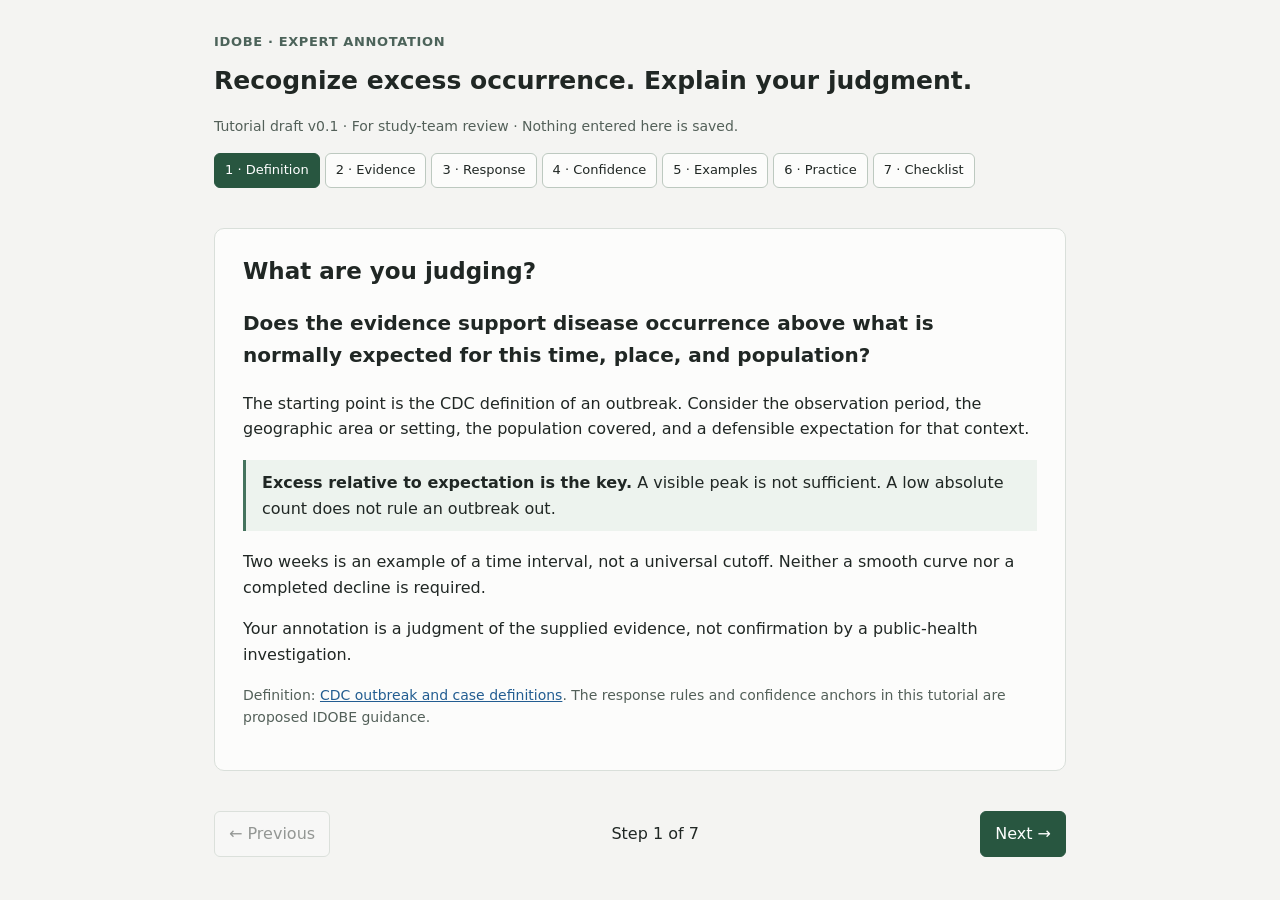
<file: annotation/docs/tutorial/index.html>
<!doctype html>
<html lang="en">
<head>
<meta charset="utf-8">
<meta name="viewport" content="width=device-width,initial-scale=1">
<title>IDOBE · Annotation tutorial draft</title>
<link rel="icon" href="data:,">
<style>
  :root { color-scheme: light; font-family: system-ui, sans-serif; color: #202724; background: #f4f4f2; }
  * { box-sizing: border-box; }
  body { margin: 0; line-height: 1.6; }
  header, main, footer { max-width: 900px; margin: auto; padding: 20px 24px; }
  header { padding-top: 32px; }
  h1 { font-size: 25px; margin: 8px 0; }
  h2 { font-size: 23px; line-height: 1.3; margin-top: 0; }
  h3 { font-size: 17px; }
  .eyebrow { color: #4c635a; font-size: 13px; font-weight: 650; letter-spacing: .05em; text-transform: uppercase; }
  .note { color: #536059; font-size: 14px; }
  .lead { font-size: 20px; font-weight: 550; }
  .panel { background: #fcfcfb; border: 1px solid #d9dfda; border-radius: 10px; padding: 28px; }
  .callout { border-left: 3px solid #44735d; padding: 10px 16px; background: #edf3ee; margin: 18px 0; }
  .steps { display: flex; flex-wrap: wrap; gap: 5px; margin-top: 16px; }
  .steps button { font-size: 13px; padding: 6px 10px; }
  button, select { font: inherit; border: 1px solid #bdc9c0; background: #fcfcfb; color: #202724; border-radius: 6px; padding: 9px 14px; }
  button { cursor: pointer; }
  button:hover { background: #eaf0eb; }
  button[aria-current="step"], button.primary { color: #fff; background: #285640; border-color: #285640; }
  button:disabled { opacity: .45; cursor: not-allowed; }
  :focus-visible { outline: 3px solid #397abf; outline-offset: 3px; }
  h2:focus { outline: none; }
  a { color: #235d91; }
  footer { display: flex; align-items: center; justify-content: space-between; gap: 12px; }
  .table-wrap { overflow-x: auto; }
  table { border-collapse: collapse; width: 100%; font-size: 14px; }
  th,td { border-bottom: 1px solid #dfe4df; text-align: left; padding: 10px 8px; vertical-align: top; }
  th { font-weight: 650; }
  details { margin-top: 14px; }
  summary { cursor: pointer; font-weight: 600; }
  figure { margin: 18px 0; }
  figure img { width: 100%; height: auto; }
  figcaption { color: #536059; font-size: 13px; }
  select { width: 100%; margin: 8px 0; }
  li { margin: 8px 0; }
  [hidden] { display: none !important; }
  @media (max-width: 600px) {
    header,main,footer { padding: 16px; }
    .panel { padding: 18px; }
    .lead { font-size: 18px; }
    h1 { font-size: 22px; }
    figure { overflow-x: auto; }
    figure img { min-width: 620px; }
  }
  @media print {
    .panel[hidden], .example[hidden] { display: block !important; }
    .panel { break-before: page; border: 0; }
    footer,.steps,select,label[for="example-choice"] { display: none; }
  }
</style>
</head>
<body>
<header>
  <div class="eyebrow">IDOBE · Expert annotation</div>
  <h1>Recognize excess occurrence. Explain your judgment.</h1>
  <p class="note">Tutorial draft v0.1 · For study-team review · Nothing entered here is saved.</p>
  <nav class="steps" aria-label="Tutorial steps">
    <button type="button" data-step="0" aria-current="step">1 · Definition</button>
    <button type="button" data-step="1">2 · Evidence</button>
    <button type="button" data-step="2">3 · Response</button>
    <button type="button" data-step="3">4 · Confidence</button>
    <button type="button" data-step="4">5 · Examples</button>
    <button type="button" data-step="5">6 · Practice</button>
    <button type="button" data-step="6">7 · Checklist</button>
  </nav>
</header>
<main>
  <noscript><p>This preview needs JavaScript to step through the tutorial. Read the <a href="../annotation-rubric-draft.md">full rubric draft</a> instead.</p></noscript>
  <section class="panel" data-panel>
    <h2 tabindex="-1">What are you judging?</h2>
    <p class="lead">Does the evidence support disease occurrence above what is normally expected for this time, place, and population?</p>
    <p>The starting point is the CDC definition of an outbreak. Consider the observation period, the geographic area or setting, the population covered, and a defensible expectation for that context.</p>
    <div class="callout"><strong>Excess relative to expectation is the key.</strong> A visible peak is not sufficient. A low absolute count does not rule an outbreak out.</div>
    <p>Two weeks is an example of a time interval, not a universal cutoff. Neither a smooth curve nor a completed decline is required.</p>
    <p>Your annotation is a judgment of the supplied evidence, not confirmation by a public-health investigation.</p>
    <p class="note">Definition: <a href="https://www.cdc.gov/urdo/php/surveillance/outbreak-case-definitions.html">CDC outbreak and case definitions</a>. The response rules and confidence anchors in this tutorial are proposed IDOBE guidance.</p>
  </section>

  <section class="panel" data-panel hidden>
    <h2 tabindex="-1">Read the evidence before the curve</h2>
    <ol>
      <li><strong>Measure:</strong> are these cases, hospitalizations, or ILI visit percentages? They are not interchangeable.</li>
      <li><strong>Time and place:</strong> read the dates, disease, and location. Weekly surveillance values are not necessarily illness-onset counts.</li>
      <li><strong>Population:</strong> use the stated surveillance coverage. Do not infer a school, exposure group, or complete population from a place name.</li>
      <li><strong>Expectation:</strong> use a credible historical, seasonal, or otherwise comparable reference. The first or lowest point is not automatically “normal.”</li>
      <li><strong>Limitations:</strong> consider gaps, reporting changes, interpolation, and a window that cuts off part of an event.</li>
    </ol>
    <div class="callout">The current app does not provide an explicit expected baseline or population description. If that prevents a defensible judgment, choose <strong>Unsure</strong>. If your expertise supplies a comparator, explain its basis.</div>
    <p>Hospitalizations and ILI percentages can be supporting signals, but their use needs a study-wide proxy policy. Do not silently interpret them as disease-case counts.</p>
    <p class="note"><a href="https://www.cdc.gov/field-epi-manual/php/chapters/field-investigation.html">CDC field investigation guidance</a> discusses comparator periods and surveillance limitations.</p>
  </section>

  <section class="panel" data-panel hidden>
    <h2 tabindex="-1">Choose a response</h2>
    <div class="table-wrap"><table>
      <thead><tr><th>Response</th><th>Your judgment</th></tr></thead>
      <tbody>
        <tr><th scope="row">Outbreak</th><td>A defensible comparator exists and the evidence favors occurrence above expectation.</td></tr>
        <tr><th scope="row">Not an outbreak</th><td>Sufficient context supports consistency with expectation, or a documented artifact adequately explains the apparent excess.</td></tr>
        <tr><th scope="row">Unsure</th><td>You reviewed the evidence but cannot make a defensible positive or negative judgment.</td></tr>
        <tr><th scope="row">Skip</th><td>You are not making an assessment: outside your expertise, stopping work, or unable to inspect the item.</td></tr>
      </tbody>
    </table></div>
    <div class="callout"><strong>Unsure:</strong> “I assessed it; the evidence is indeterminate.”<br><strong>Skip:</strong> “I am not assessing it.”<br><strong>Low confidence:</strong> “I can explain my leaning, but substantial doubt remains.”</div>
    <p>Missing context is not evidence of no outbreak. If a binary choice would be arbitrary, use Unsure.</p>
    <p class="note">In the current app, skipped items leave your ordinary queue. Reopen them in My annotations if needed. Unsure counts toward coverage; Skip does not. Skip is not a “remind me later” action.</p>
  </section>

  <section class="panel" data-panel hidden>
    <h2 tabindex="-1">Confidence belongs to your response</h2>
    <div class="table-wrap"><table>
      <thead><tr><th>Score</th><th>For a positive or negative judgment</th></tr></thead>
      <tbody>
        <tr><th scope="row">1 · Very low</th><td>A weak but explainable leaning; major limitations could reverse it.</td></tr>
        <tr><th scope="row">2 · Low</th><td>One interpretation is somewhat better supported; substantial doubt remains.</td></tr>
        <tr><th scope="row">3 · Moderate</th><td>A defensible interpretation with a meaningful unresolved limitation.</td></tr>
        <tr><th scope="row">4 · High</th><td>Clear evidence and a credible comparator; limitations are unlikely to change the label.</td></tr>
        <tr><th scope="row">5 · Very high</th><td>Compelling evidence and an appropriate comparator; no material unresolved limitation is apparent.</td></tr>
      </tbody>
    </table></div>
    <p><strong>Unsure + high confidence</strong> means you are confident the supplied evidence cannot resolve the question. It does not mean high confidence in an outbreak. Lower confidence in Unsure means you are less certain whether a directional judgment can be made.</p>
    <p><strong>Skip has no confidence score.</strong> The scale is not a probability, severity, or case-volume scale.</p>
    <div class="callout">Useful comment: “Compared with [reference and its basis], [evidence]. Main limitation: [missing context or alternative explanation].”</div>
  </section>

  <section class="panel" data-panel hidden>
    <h2 tabindex="-1">Discuss real, high-confidence annotations</h2>
    <p>These are candidate teaching examples from the local database. Each has <strong>one annotator</strong>, no source comment, and a recorded confidence of 4 or 5. They are not consensus answers.</p>
    <p class="note">Inspect the chart, then reveal the prior label. Explanations are new draft interpretations, not the annotator’s recorded reasoning. The earlier ratings predate this rubric.</p>
    <label for="example-choice"><strong>Choose an example</strong></label>
    <select id="example-choice">
      <option value="4690">A · Mozambique — a pronounced rise</option>
      <option value="3406">B · Florida — small counts can matter</option>
      <option value="1426">C · New Mexico — a candidate negative</option>
      <option value="7196">D · Kansas — confidence still needs review</option>
      <option value="9308">E · Georgia — check the outcome</option>
      <option value="10778">F · Minnesota — percentages and seasonality</option>
    </select>
    <div id="examples">
      <article class="example" data-example="4690">
        <h3>COVID-19 · Mozambique · #4690</h3>
        <figure><img src="examples/4690.svg" alt="Weekly COVID-19 cases in Mozambique rise sharply to 20,747 and then decline."><figcaption>Stored weekly values; no expected baseline is supplied.</figcaption></figure>
        <details><summary>Reveal prior annotation and discussion</summary>
          <p><strong>Recorded: Outbreak · 5/5.</strong> Annotation #39. The first eight values range from 50–296; the peak is 20,747 in the week ending January 1, 2022.</p>
          <p>A sustained departure supports considering excess. Why are surrounding weeks a credible reference, and is reporting comparable? If those conditions hold, Outbreak is supported. Do not automatically copy the prior 5/5.</p>
        </details>
      </article>
      <article class="example" data-example="3406" hidden>
        <h3>Poliomyelitis · Florida · #3406</h3>
        <figure><img src="examples/3406.svg" alt="Weekly poliomyelitis values in Florida begin with nine zeros and later include 4, 4, 5, and 4 cases."><figcaption>Stored weekly values; no expected baseline is supplied.</figcaption></figure>
        <details><summary>Reveal prior annotation and discussion</summary>
          <p><strong>Recorded: Outbreak · 4/5.</strong> Annotation #18. After nine initial zero weeks, a later four-week run is 4, 4, 5, 4.</p>
          <p>If a near-zero expectation is credible for that historical setting, small counts can represent excess. A universal minimum count would miss this distinction.</p>
        </details>
      </article>
      <article class="example" data-example="1426" hidden>
        <h3>Poliomyelitis · New Mexico · #1426</h3>
        <figure><img src="examples/1426.svg" alt="New Mexico poliomyelitis values range from zero to three without a pronounced sustained rise."><figcaption>Stored weekly values; no expected baseline is supplied.</figcaption></figure>
        <details><summary>Reveal prior annotation and discussion</summary>
          <p><strong>Recorded: Not an outbreak · 5/5.</strong> Annotation #43. Weekly values range from 0 to 3.</p>
          <p>This is a candidate negative only if sporadic low occurrence fits a credible expectation. Few cases and no big peak are insufficient by themselves. If historical context prevents deciding, Unsure is defensible.</p>
        </details>
      </article>
      <article class="example" data-example="7196" hidden>
        <h3>Smallpox · Kansas · #7196</h3>
        <figure><img src="examples/7196.svg" alt="Kansas smallpox values contain five weeks with one case, including four consecutive weeks, and otherwise zero."><figcaption>Stored weekly values; no expected baseline is supplied.</figcaption></figure>
        <details><summary>Reveal prior annotation and discussion</summary>
          <p><strong>Recorded: Not an outbreak · 5/5.</strong> Annotation #57. Five weeks have one case, including four consecutive weeks.</p>
          <p>Use this as a discussion case, not a canonical negative. What was expected in Kansas in 1946? Were these cases linked? Do not substitute today’s disease context. With insufficient historical context, Unsure is defensible.</p>
        </details>
      </article>
      <article class="example" data-example="9308" hidden>
        <h3>COVID-19 · Georgia (GA) · #9308</h3>
        <figure><img src="examples/9308.svg" alt="The Georgia COVID-19 hospitalization series peaks at 8,849 in January 2022."><figcaption>Hospitalizations as labeled in the source; not disease-case counts.</figcaption></figure>
        <details><summary>Reveal prior annotation and discussion</summary>
          <p><strong>Recorded: Outbreak · 5/5.</strong> Annotation #54. The peak is 8,849 in the week ending January 8, 2022.</p>
          <p>This is a hospitalization signal. Its interpretation needs an appropriate comparator and the study’s proxy policy. It does not independently identify case incidence or a shared exposure.</p>
        </details>
      </article>
      <article class="example" data-example="10778" hidden>
        <h3>ILI · Minnesota · #10778</h3>
        <figure><img src="examples/10778.svg" alt="The Minnesota unweighted ILI visit percentage peaks at 6.67769 percent in December 2012."><figcaption>Unweighted ILI visit percentage, not a case count or pathogen diagnosis.</figcaption></figure>
        <details><summary>Reveal prior annotation and discussion</summary>
          <p><strong>Recorded: Outbreak · 5/5.</strong> Annotation #33. The peak is 6.67769% in the week ending December 29, 2012.</p>
          <p>Assess excess against an appropriate seasonal expectation. A winter wave alone does not establish excess. Interpret the percentage using the study’s proxy policy.</p>
        </details>
      </article>
    </div>
    <p class="note">Snapshot: October 20, 2026. <a href="examples.json">Source values and annotation provenance</a>. No annotator identities are included.</p>
  </section>

  <section class="panel" data-panel hidden>
    <h2 tabindex="-1">Practice: Unsure, Skip, or low confidence?</h2>
    <p>These scenarios are hypothetical. There are no Unsure or Skip examples in the current annotation snapshot.</p>
    <details><summary>A clear rise, but seasonality could explain it and no defensible comparator is available.</summary>
      <p><strong>Unsure.</strong> High confidence is appropriate if you are confident the missing context prevents resolution. You have reviewed the evidence and identified what is missing.</p></details>
    <details><summary>A credible comparator exists. You lean toward real excess, but a reporting change could explain part of it.</summary>
      <p><strong>Outbreak, confidence 1–2</strong> if you can explain why real excess is somewhat better supported. If the competing explanations cannot be distinguished, use Unsure.</p></details>
    <details><summary>Counts appear consistent with a supplied baseline, but incomplete reporting remains a concern.</summary>
      <p><strong>Not an outbreak, confidence 1–2</strong> if the negative interpretation is defensible and slightly better supported. Otherwise, Unsure.</p></details>
    <details><summary>The disease or surveillance system is outside your expertise.</summary>
      <p><strong>Skip; no confidence score.</strong> You are not making an assessment. An expertise note is helpful.</p></details>
    <details><summary>Neither the chart nor the values table loads.</summary>
      <p><strong>Skip; no confidence score.</strong> This is a technical obstacle. Report the problem if possible. If the table works, you may still be able to assess the item.</p></details>
  </section>

  <section class="panel" data-panel hidden>
    <h2 tabindex="-1">Before submitting an annotation</h2>
    <ul>
      <li>I checked the measure, time window, place, and available population context.</li>
      <li>I can explain the expected baseline, or I chose Unsure because I cannot.</li>
      <li>My label concerns excess relative to expectation.</li>
      <li>My confidence describes my selected response.</li>
      <li>My comment explains any consequential missing context or alternative explanation.</li>
    </ul>
    <div class="callout"><strong>Draft review:</strong> adjudicate the example labels and comparator rationales, agree how proxy measures are used, and reserve tutorial examples outside the blinded evaluation pool before rollout.</div>
    <p>In production, this step could offer “Begin annotation.” This preview does not start a session or save completion.</p>
    <p><a href="../annotation-rubric-draft.md">Read the full rubric and implementation notes</a></p>
  </section>
</main>
<footer>
  <button id="previous" type="button" disabled>← Previous</button>
  <span id="position" role="status" aria-live="polite">Step 1 of 7</span>
  <button id="next" type="button" class="primary">Next →</button>
</footer>
<script>
"use strict";
const panels = [...document.querySelectorAll("[data-panel]")];
const steps = [...document.querySelectorAll("[data-step]")];
const previous = document.getElementById("previous");
const next = document.getElementById("next");
let current = 0;
function showStep(index) {
  current = Math.max(0, Math.min(panels.length - 1, index));
  panels.forEach((panel, i) => { panel.hidden = i !== current; });
  steps.forEach((step, i) => {
    if (i === current) step.setAttribute("aria-current", "step");
    else step.removeAttribute("aria-current");
  });
  previous.disabled = current === 0;
  next.textContent = current === panels.length - 1 ? "Restart tutorial" : "Next →";
  document.getElementById("position").textContent = `Step ${current + 1} of ${panels.length}`;
  panels[current].querySelector("h2").focus();
}
previous.addEventListener("click", () => showStep(current - 1));
next.addEventListener("click", () => showStep(current === panels.length - 1 ? 0 : current + 1));
steps.forEach((step) => step.addEventListener("click", () => showStep(Number(step.dataset.step))));
document.getElementById("example-choice").addEventListener("change", (event) => {
  document.querySelectorAll("[data-example]").forEach((example) => {
    example.hidden = example.dataset.example !== event.target.value;
  });
});
</script>
</body>
</html>
</file>
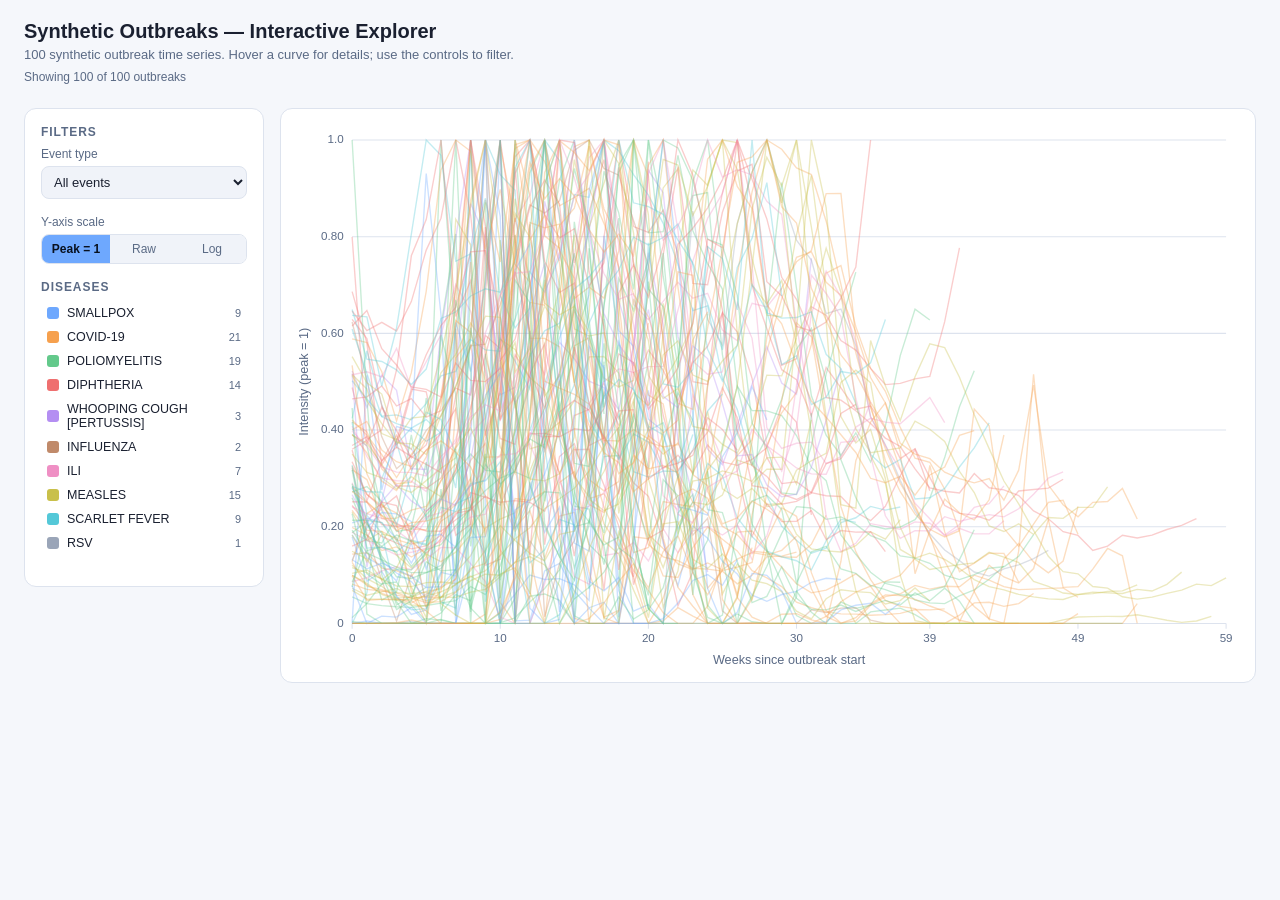
<file: synthetic/output/synthetic_outbreaks_interactive.html>
<!doctype html>
<html lang="en">
<head>
<meta charset="utf-8">
<meta name="viewport" content="width=device-width, initial-scale=1">
<title>Synthetic Outbreaks — Interactive Explorer</title>
<style>
  :root{
    --bg:#0f1420; --panel:#171d2b; --panel2:#1e2536; --ink:#e8ecf4; --muted:#93a0b8;
    --line:#2a3348; --accent:#6ea8fe;
  }
  @media (prefers-color-scheme: light){
    :root{ --bg:#f5f7fb; --panel:#ffffff; --panel2:#f0f3f9; --ink:#1a2030; --muted:#5a6a85; --line:#dde3ee; }
  }
  *{box-sizing:border-box}
  body{margin:0;font-family:-apple-system,BlinkMacSystemFont,"Segoe UI",Roboto,Helvetica,Arial,sans-serif;
       background:var(--bg);color:var(--ink);}
  header{padding:20px 24px 8px;}
  h1{font-size:20px;margin:0 0 4px;font-weight:700;}
  .sub{color:var(--muted);font-size:13px;margin:0;}
  .wrap{display:flex;gap:16px;padding:16px 24px 32px;align-items:flex-start;flex-wrap:wrap;}
  .controls{background:var(--panel);border:1px solid var(--line);border-radius:12px;padding:16px;
            width:240px;flex:0 0 240px;position:sticky;top:12px;}
  .controls h2{font-size:12px;text-transform:uppercase;letter-spacing:.08em;color:var(--muted);
               margin:0 0 8px;font-weight:600;}
  .ctl{margin-bottom:16px;}
  label{display:block;font-size:12px;color:var(--muted);margin-bottom:5px;}
  select{width:100%;padding:7px 8px;border-radius:8px;border:1px solid var(--line);
         background:var(--panel2);color:var(--ink);font-size:13px;}
  .seg{display:flex;border:1px solid var(--line);border-radius:8px;overflow:hidden;}
  .seg button{flex:1;padding:7px 4px;border:0;background:var(--panel2);color:var(--muted);
              font-size:12px;cursor:pointer;}
  .seg button.on{background:var(--accent);color:#08111f;font-weight:600;}
  .legend{display:flex;flex-direction:column;gap:2px;max-height:340px;overflow:auto;}
  .lg{display:flex;align-items:center;gap:8px;padding:4px 6px;border-radius:6px;cursor:pointer;font-size:12.5px;}
  .lg:hover{background:var(--panel2);}
  .lg.off{opacity:.35;}
  .sw{width:12px;height:12px;border-radius:3px;flex:0 0 12px;}
  .lg .cnt{margin-left:auto;color:var(--muted);font-size:11px;}
  .chartbox{flex:1 1 520px;background:var(--panel);border:1px solid var(--line);border-radius:12px;
            padding:12px;min-width:340px;position:relative;}
  svg{width:100%;height:auto;display:block;}
  .axis line,.axis path{stroke:var(--line);}
  .axis text{fill:var(--muted);font-size:11px;}
  .glabel{fill:var(--muted);font-size:12px;}
  path.curve{fill:none;stroke-width:1.3;opacity:.35;cursor:pointer;transition:opacity .1s;}
  path.curve.dim{opacity:.06;}
  path.curve.hot{opacity:1;stroke-width:2.6;}
  .tip{position:absolute;pointer-events:none;background:var(--panel2);border:1px solid var(--line);
       border-radius:8px;padding:8px 10px;font-size:12px;box-shadow:0 6px 20px rgba(0,0,0,.3);
       opacity:0;transition:opacity .08s;max-width:230px;z-index:5;}
  .tip b{color:var(--ink);} .tip .m{color:var(--muted);}
  .count{font-size:12px;color:var(--muted);padding:0 24px 8px;}
</style>
</head>
<body>
<header>
  <h1>Synthetic Outbreaks — Interactive Explorer</h1>
  <p class="sub">100 synthetic outbreak time series. Hover a curve for details; use the controls to filter.</p>
</header>
<div class="count" id="count"></div>
<div class="wrap">
  <div class="controls">
    <h2>Filters</h2>
    <div class="ctl">
      <label>Event type</label>
      <select id="event"><option value="ALL">All events</option></select>
    </div>
    <div class="ctl">
      <label>Y-axis scale</label>
      <div class="seg" id="scale">
        <button data-v="norm" class="on">Peak = 1</button>
        <button data-v="raw">Raw</button>
        <button data-v="log">Log</button>
      </div>
    </div>
    <div class="ctl">
      <h2>Diseases</h2>
      <div class="legend" id="legend"></div>
    </div>
  </div>
  <div class="chartbox">
    <svg id="chart" viewBox="0 0 900 520" preserveAspectRatio="xMidYMid meet"></svg>
    <div class="tip" id="tip"></div>
  </div>
</div>
<script>
const DATA = [{"id": 1, "disease": "SMALLPOX", "location": "WYOMING", "event": "CASES", "start": "1931-08-22", "end": "1931-12-19", "duration": 9, "total": 4.0, "values": [0.2069, 0.1533, 0.1345, 0.0991, 0.1887, 0.0494, 0.4185, 0.0761, 1.1297, 0.273, 0.0267, 0.0685, 0.1129, 0.1026, 0.1045, 0.0903, 0.0538, 0.7115]}, {"id": 2, "disease": "COVID-19", "location": "VENEZUELA", "event": "CASES", "start": "2020-11-14", "end": "2021-09-18", "duration": 36, "total": 258703.0, "values": [2703.7631, 2751.9716, 2156.0365, 2055.1013, 1834.4402, 2587.4634, 4018.1127, 10376.7473, 18851.1971, 7383.8163, 5427.5986, 3725.4792, 4394.0331, 2531.4049, 4190.894, 4331.1877, 2006.2411, 216.632, 0.0, 0.0, 0.0, 983.4716, 2755.6862, 3979.7827, 4720.3576, 5721.2124, 6547.3937, 7167.6127, 10623.0696, 12654.9783, 14273.6164, 14486.6943, 13304.5562, 12786.7747, 11364.0099, 9591.3622, 8596.9946, 6689.7379, 1938.5472, 3609.2286, 4848.0941, 4313.6381, 4040.5419, 4817.8869, 7345.6321]}, {"id": 3, "disease": "POLIOMYELITIS", "location": "PENNSYLVANIA", "event": "CASES", "start": "1930-01-25", "end": "1930-06-07", "duration": 11, "total": 14.0, "values": [0.9683, 0.9124, 0.5817, 0.4228, 0.5761, 1.1574, 0.7977, 0.2572, 2.4819, 0.3343, 0.0, 0.4695, 0.6268, 0.9962, 0.685, 0.4958, 0.5172, 0.8571, 0.8624, 0.0]}, {"id": 4, "disease": "POLIOMYELITIS", "location": "NORTH CAROLINA", "event": "CASES", "start": "1950-01-14", "end": "1950-05-27", "duration": 11, "total": 40.0, "values": [0.5342, 0.9324, 0.98, 0.9134, 0.3336, 0.4643, 3.8119, 4.9886, 0.1974, 0.0, 4.9102, 1.9619, 2.7136, 4.4021, 2.6565, 1.6917, 1.0129, 0.8215, 0.4816, 6.1922]}, {"id": 5, "disease": "DIPHTHERIA", "location": "FLORIDA", "event": "CASES", "start": "1939-06-24", "end": "1940-03-23", "duration": 31, "total": 232.5, "values": [4.6224, 4.8547, 4.1839, 3.6467, 3.6491, 3.589, 3.8609, 4.6598, 5.7312, 7.1029, 8.6664, 10.7542, 9.0742, 5.2679, 3.9671, 1.7879, 4.1197, 10.2497, 12.8284, 10.5324, 10.3764, 10.9697, 9.8156, 6.4133, 6.3435, 8.2418, 7.7301, 6.5035, 4.4058, 3.712, 3.7592, 3.4724, 3.3885, 3.3692, 2.9546, 2.7274, 3.1099, 3.9193, 4.6183, 3.521]}, {"id": 6, "disease": "WHOOPING COUGH [PERTUSSIS]", "location": "UPSTATE NEW YORK", "event": "CASES", "start": "1983-08-20", "end": "1984-02-04", "duration": 16, "total": 51.5, "values": [2.1316, 1.8233, 2.0951, 1.9686, 1.3064, 1.2996, 2.464, 3.2542, 4.0816, 3.0764, 2.0432, 0.8852, 1.5734, 1.9819, 2.3744, 2.2358, 2.0462, 1.992, 1.8046, 2.3416, 3.1311, 2.5234, 1.5552, 1.0782, 0.4332]}, {"id": 7, "disease": "DIPHTHERIA", "location": "INDIANA", "event": "CASES", "start": "1947-07-12", "end": "1948-02-14", "duration": 23, "total": 285.0, "values": [11.9059, 11.1611, 11.4779, 11.1447, 12.2632, 14.2262, 15.4434, 18.4232, 15.5615, 10.1827, 8.0646, 17.3831, 10.9546, 3.0047, 6.3614, 6.8492, 5.1607, 1.2654, 6.6506, 9.9592, 7.4626, 5.9021, 6.4124, 5.744, 6.8031, 6.1578, 6.0261, 6.2506, 6.6988, 8.3047, 7.6613, 4.1333]}, {"id": 8, "disease": "COVID-19", "location": "DOMINICA", "event": "CASES", "start": "2020-11-28", "end": "2021-06-26", "duration": 22, "total": 120.0, "values": [2.7363, 2.2579, 2.224, 2.029, 1.9195, 2.0085, 2.5412, 2.9972, 3.949, 4.3541, 3.0868, 2.2253, 6.553, 8.1383, 9.2105, 11.5373, 11.6972, 9.854, 7.8129, 4.5895, 2.1502, 1.8119, 1.4436, 1.3052, 1.4633, 1.2975, 1.557, 1.7157, 1.6527, 1.7708, 2.1104]}, {"id": 9, "disease": "INFLUENZA", "location": "KS", "event": "HOSPITALIZATIONS", "start": "2024-07-27", "end": "2025-05-31", "duration": 36, "total": 4350.0, "values": [174.849, 140.8529, 108.2325, 89.7885, 96.9168, 111.97, 120.327, 137.259, 161.0864, 162.0223, 184.9962, 211.7006, 242.8277, 238.0291, 245.1872, 274.3858, 280.4372, 263.8815, 260.0283, 233.7204, 207.852, 166.3694, 83.651, 51.2034, 61.0734, 7.3142, 0.0, 0.0, 0.0, 0.0, 0.0, 7.8508, 6.2307, 8.8792, 9.0343, 1.9356, 0.0, 0.0, 0.1079, 0.0, 0.0]}, {"id": 10, "disease": "ILI", "location": "OREGON", "event": "PERCENT_UNWEIGHTED", "start": "2021-05-15", "end": "2021-11-20", "duration": 19, "total": 31.345872000000007, "values": [0.9335, 0.6863, 0.7602, 0.6185, 0.5424, 0.6897, 0.8179, 0.9998, 1.2565, 1.3643, 1.8668, 2.68, 2.8415, 3.208, 2.6894, 2.3532, 1.1535, 0.4512, 0.4662, 0.5374, 0.4139, 0.6283, 0.4684, 0.6128, 0.6436, 0.5871, 0.653, 0.4225]}, {"id": 11, "disease": "WHOOPING COUGH [PERTUSSIS]", "location": "WASHINGTON", "event": "CASES", "start": "1938-11-26", "end": "1939-07-01", "duration": 23, "total": 787.0, "values": [22.6973, 5.1282, 11.1639, 16.7563, 15.8924, 13.515, 17.5651, 22.4339, 38.1792, 35.0452, 20.783, 21.4821, 28.248, 32.7346, 21.574, 30.8591, 35.6813, 43.9595, 29.3533, 24.9041, 41.1912, 39.1645, 26.0934, 21.4324, 15.8417, 14.4343, 18.0511, 21.756, 25.1605, 21.8609, 20.8446, 33.2137]}, {"id": 12, "disease": "MEASLES", "location": "WEST VIRGINIA", "event": "CASES", "start": "1930-01-25", "end": "1930-10-11", "duration": 29, "total": 2273.0, "values": [41.7012, 31.0268, 34.4676, 25.4953, 20.8006, 25.9276, 23.1268, 26.6599, 33.3556, 64.4905, 94.6392, 105.147, 65.3018, 66.9656, 121.4994, 173.6467, 148.2092, 164.7835, 180.9454, 134.7649, 43.3667, 6.0112, 19.7107, 55.5466, 79.3239, 50.3904, 46.7648, 50.5492, 44.5115, 44.8904, 33.365, 27.9349, 27.1739, 26.7294, 29.0655, 34.328, 31.5368, 38.8465]}, {"id": 13, "disease": "POLIOMYELITIS", "location": "SOUTH CAROLINA", "event": "CASES", "start": "1956-02-11", "end": "1956-12-15", "duration": 36, "total": 123.0, "values": [0.5339, 0.397, 0.3599, 0.3364, 0.3226, 0.3615, 0.4079, 0.4596, 0.746, 0.5836, 1.1651, 2.0297, 2.7203, 3.6396, 4.8736, 5.7061, 6.6293, 9.1163, 8.2804, 6.7357, 9.7484, 8.2875, 5.5112, 1.1104, 1.6746, 3.5792, 4.7868, 4.291, 4.287, 4.1897, 3.7879, 3.1467, 2.8795, 1.7831, 1.394, 1.0321, 0.806, 0.7345, 0.4731, 0.4143, 0.3992, 0.5549, 0.6774, 0.8892, 1.1577]}, {"id": 14, "disease": "MEASLES", "location": "NORTH DAKOTA", "event": "CASES", "start": "1965-11-20", "end": "1966-10-01", "duration": 37, "total": 1264.0, "values": [11.0011, 8.4888, 7.0254, 4.7865, 4.9664, 6.0724, 6.5215, 9.6064, 12.8073, 18.0633, 19.7307, 20.9021, 28.7494, 35.7619, 38.0046, 42.0579, 50.3857, 50.4573, 47.3248, 38.2356, 28.2322, 54.8348, 69.9228, 85.7269, 82.7694, 91.3739, 90.8694, 63.9644, 60.3929, 64.8187, 52.7205, 36.1076, 16.3891, 4.9284, 0.0, 0.0, 0.0, 0.0, 0.0, 0.0, 0.0, 0.0, 0.0, 0.0, 0.0, 0.0]}, {"id": 15, "disease": "COVID-19", "location": "TAIWAN*", "event": "CASES", "start": "2021-10-02", "end": "2022-09-10", "duration": 41, "total": 5633847.0, "values": [112487.0853, 105326.8747, 76817.2188, 77099.3564, 83029.7513, 85705.3843, 104783.423, 116839.5, 85540.3097, 68085.0134, 225423.0811, 350549.6194, 353912.4644, 283739.4889, 274707.5324, 196785.37, 109302.981, 72947.5798, 56271.9794, 33932.5701, 0.0, 1873.7282, 11505.2767, 5341.1335, 0.0, 193.0783, 18603.2762, 79466.4624, 130411.9919, 154274.9667, 169152.0875, 204049.2865, 256368.7559, 261970.0526, 217267.1905, 186771.2734, 169924.7204, 143465.457, 120941.2022, 117971.8659, 98319.7563, 67309.2801, 23292.9532, 3056.7541, 47144.1595, 58556.486, 45025.1871, 37069.7456, 45653.8532, 85580.4361]}, {"id": 16, "disease": "POLIOMYELITIS", "location": "ILLINOIS", "event": "CASES", "start": "1938-01-22", "end": "1938-06-11", "duration": 12, "total": 22.0, "values": [0.8475, 0.597, 0.5202, 0.5958, 0.5559, 0.5269, 1.2068, 3.2618, 0.9597, 0.0, 2.0756, 2.6201, 0.1988, 1.2224, 1.4842, 0.7922, 0.7719, 0.3969, 0.9011, 1.4154, 1.0498]}, {"id": 17, "disease": "SMALLPOX", "location": "INDIANA", "event": "CASES", "start": "1941-06-07", "end": "1941-10-25", "duration": 12, "total": 6.0, "values": [0.3131, 0.153, 0.1887, 0.1004, 0.033, 0.0487, 0.2533, 0.4369, 0.5009, 0.5207, 1.7535, 0.0092, 0.0118, 0.1905, 0.2177, 0.1175, 0.0568, 0.0768, 0.0, 0.305, 0.7125]}, {"id": 18, "disease": "DIPHTHERIA", "location": "TEXAS", "event": "CASES", "start": "1967-12-16", "end": "1968-05-04", "duration": 12, "total": 102.6, "values": [6.6503, 5.6194, 3.1826, 3.6553, 4.6969, 4.644, 3.289, 1.7692, 1.9893, 6.6453, 9.6899, 7.6637, 5.0502, 4.3187, 5.0317, 6.2708, 5.6487, 3.426, 1.0734, 3.0301, 9.2556]}, {"id": 19, "disease": "COVID-19", "location": "TX", "event": "HOSPITALIZATIONS", "start": "2021-05-22", "end": "2021-12-18", "duration": 22, "total": 151258.0, "values": [1949.6171, 1561.2669, 1214.4374, 1005.996, 822.0057, 1181.9684, 1457.9641, 1782.2705, 3611.875, 6708.3796, 6727.6532, 9505.9921, 12953.955, 12847.4535, 19511.8896, 12072.037, 7279.7443, 9268.2886, 7620.334, 5410.9319, 3182.6702, 2687.3002, 2532.6103, 2226.6912, 2191.4188, 2108.4602, 1598.2043, 1944.4254, 2692.3973, 2718.069, 2881.6933]}, {"id": 20, "disease": "COVID-19", "location": "SAINT LUCIA", "event": "CASES", "start": "2022-03-05", "end": "2023-01-28", "duration": 39, "total": 7154.0, "values": [0.0, 0.0, 0.0, 0.0, 0.0, 0.0, 0.0, 0.0, 0.0, 8.8596, 113.178, 367.0772, 269.4247, 269.1514, 261.2115, 181.7909, 117.959, 122.3865, 98.5627, 66.7851, 71.7973, 115.0019, 112.3142, 110.1047, 144.9397, 218.2254, 329.5344, 407.4598, 456.4892, 447.7313, 430.1792, 423.9398, 379.8611, 320.1518, 255.4415, 203.5747, 165.2427, 132.278, 109.1616, 83.4727, 42.3339, 1.476, 30.3503, 54.8936, 43.8713, 38.1797, 51.781, 97.8265]}, {"id": 21, "disease": "COVID-19", "location": "BELARUS", "event": "CASES", "start": "2020-07-25", "end": "2021-07-31", "duration": 45, "total": 380087.0, "values": [9225.1843, 8213.4169, 7293.0283, 6698.0218, 6369.2534, 6302.6283, 8273.1042, 10319.3002, 14198.9097, 23417.3854, 32220.3138, 27080.5256, 32604.7415, 27541.6414, 22799.3468, 16380.6758, 11228.0042, 7835.3482, 5688.7555, 3565.2762, 2238.6723, 725.2631, 0.0, 0.0, 1165.81, 4045.1135, 6156.3742, 6236.9594, 4886.5947, 3797.2309, 2681.1114, 2063.4475, 2239.0929, 2757.6928, 3343.2677, 2505.3566, 1081.159, 0.0, 0.0, 0.0, 0.0, 0.0, 0.0, 0.0, 0.0, 4880.5656, 16808.787, 7014.082, 2436.6849, 2478.8079, 3666.8208, 5057.9929, 4565.2512, 0.0]}, {"id": 22, "disease": "SCARLET FEVER", "location": "NEW HAMPSHIRE", "event": "CASES", "start": "1930-08-02", "end": "1931-01-24", "duration": 17, "total": 82.0, "values": [2.7538, 3.6633, 2.9343, 2.4037, 2.6242, 2.738, 2.5538, 1.8203, 3.8374, 6.4956, 6.0283, 5.8198, 2.5843, 3.2214, 3.8338, 4.3999, 2.7271, 2.3938, 2.8052, 2.038, 1.9651, 2.0481, 2.0396, 2.3336, 2.8544, 3.0833]}, {"id": 23, "disease": "SCARLET FEVER", "location": "SOUTH CAROLINA", "event": "CASES", "start": "1928-07-07", "end": "1929-03-23", "duration": 29, "total": 499.0, "values": [12.4918, 11.553, 10.6674, 10.735, 10.4791, 11.3124, 12.7416, 12.9772, 14.6087, 14.0783, 14.0108, 15.6552, 18.1036, 17.0532, 18.8684, 22.0749, 21.9345, 24.8862, 24.3384, 23.0999, 22.0439, 20.5953, 18.4881, 16.0993, 16.3451, 12.6248, 11.0073, 8.3124, 6.5671, 4.9975, 4.2797, 3.6148, 3.8742, 5.1889, 5.4379, 6.0264, 5.8349, 5.9926]}, {"id": 24, "disease": "RSV", "location": "MD", "event": "HOSPITALIZATIONS", "start": "2024-06-08", "end": "2025-05-31", "duration": 43, "total": 2170.0, "values": [0.0, 0.0, 0.0, 0.0, 0.8365, 0.0, 0.0, 0.0, 0.0, 0.0, 0.0, 15.7189, 29.5297, 22.1753, 7.0937, 0.0, 0.0, 0.0, 0.0, 0.0, 0.0, 0.0, 82.5387, 147.574, 108.8307, 99.551, 143.1861, 161.532, 172.9985, 153.0821, 137.1709, 130.0227, 110.863, 112.5122, 99.4147, 73.971, 63.9633, 51.25, 40.1669, 32.0961, 26.2576, 22.469, 18.3993, 16.9465, 19.5473, 20.9714, 23.1825, 26.1486]}, {"id": 25, "disease": "SMALLPOX", "location": "KENTUCKY", "event": "CASES", "start": "1934-04-07", "end": "1934-09-15", "duration": 15, "total": 14.0, "values": [0.3147, 0.4767, 0.5526, 0.5455, 0.508, 0.2724, 0.4727, 1.4992, 1.2546, 1.6943, 2.4074, 0.0, 0.0, 0.2153, 0.3749, 0.5734, 0.2096, 0.1626, 0.2294, 0.0608, 0.0938, 0.0, 0.509, 1.5729]}, {"id": 26, "disease": "POLIOMYELITIS", "location": "MICHIGAN", "event": "CASES", "start": "1932-12-17", "end": "1933-04-15", "duration": 9, "total": 11.0, "values": [0.6635, 0.393, 0.382, 0.5086, 0.8953, 0.4881, 2.2962, 1.3262, 0.0, 1.2803, 0.4302, 0.0046, 0.1293, 0.1401, 0.1094, 0.0, 0.7093, 1.2439]}, {"id": 27, "disease": "DIPHTHERIA", "location": "LOUISIANA", "event": "CASES", "start": "1958-04-05", "end": "1959-01-17", "duration": 33, "total": 122.0, "values": [2.5189, 2.5425, 2.6631, 2.4385, 2.5221, 2.3138, 2.3873, 2.6401, 2.5628, 3.229, 3.0844, 3.9939, 4.6658, 4.9736, 4.7058, 3.1039, 1.9952, 2.0802, 1.8892, 1.5765, 1.426, 0.9237, 0.1968, 0.5797, 2.6643, 4.1072, 5.4227, 4.7101, 3.6239, 2.8963, 2.9697, 3.5534, 3.4558, 3.1726, 3.067, 2.8603, 2.6789, 2.6924, 2.7429, 2.7721, 3.3854, 4.2123]}, {"id": 28, "disease": "INFLUENZA", "location": "MS", "event": "HOSPITALIZATIONS", "start": "2021-07-03", "end": "2021-11-06", "duration": 10, "total": 107.0, "values": [6.3181, 3.6271, 1.7459, 0.0931, 1.9982, 0.6429, 1.7029, 11.9578, 3.6427, 15.6367, 19.5988, 0.0905, 10.9825, 0.269, 2.4264, 3.3512, 5.4444, 9.4426, 8.029]}, {"id": 29, "disease": "MEASLES", "location": "FLORIDA", "event": "CASES", "start": "1980-11-15", "end": "1981-08-15", "duration": 31, "total": 226.5, "values": [7.7348, 7.2852, 5.9028, 5.7147, 6.3797, 6.4361, 7.7919, 8.3606, 9.3349, 8.6362, 5.4849, 4.6599, 8.9902, 15.025, 11.5864, 9.1577, 8.9302, 9.0329, 7.3526, 7.5508, 10.2535, 13.5354, 14.1266, 8.897, 4.6236, 0.9105, 1.8483, 1.3437, 1.236, 0.9896, 0.3807, 0.1412, 0.769, 1.0461, 0.9882, 0.9576, 0.603, 0.7098, 1.1032, 0.6895]}, {"id": 30, "disease": "POLIOMYELITIS", "location": "ILLINOIS", "event": "CASES", "start": "1938-04-16", "end": "1938-12-31", "duration": 29, "total": 94.5, "values": [1.7643, 1.9882, 1.226, 0.359, 0.5372, 1.1978, 1.0216, 1.045, 0.3002, 1.3442, 4.1833, 5.9204, 8.7613, 9.4015, 7.9442, 3.1138, 3.0553, 6.1873, 7.8805, 2.5353, 1.6145, 3.503, 4.4877, 3.9447, 2.2102, 2.1563, 1.2047, 0.4057, 0.5258, 1.103, 0.4875, 0.2751, 0.264, 0.3582, 0.2315, 0.3536, 0.8083, 0.7997]}, {"id": 31, "disease": "COVID-19", "location": "MD", "event": "HOSPITALIZATIONS", "start": "2021-06-12", "end": "2021-11-27", "duration": 16, "total": 11069.0, "values": [632.5822, 624.0474, 559.4463, 450.0715, 557.4578, 738.1542, 1007.8727, 1074.5856, 1049.4497, 822.7389, 456.3978, 504.3145, 149.4028, 0.0, 313.4854, 337.3021, 172.4349, 13.8584, 28.9694, 309.0543, 403.2949, 392.2573, 329.9062, 141.9156, 0.0]}, {"id": 32, "disease": "COVID-19", "location": "MI", "event": "HOSPITALIZATIONS", "start": "2022-03-12", "end": "2022-07-30", "duration": 12, "total": 14223.0, "values": [1080.6049, 626.0562, 498.0873, 420.9404, 135.5527, 0.0, 369.1665, 1111.7726, 1193.6308, 2023.804, 87.3118, 0.0, 596.4954, 786.2896, 628.8506, 735.6076, 602.802, 554.8979, 594.2224, 919.6745, 1257.2327]}, {"id": 33, "disease": "DIPHTHERIA", "location": "ALABAMA", "event": "CASES", "start": "1952-05-17", "end": "1953-04-18", "duration": 40, "total": 342.5, "values": [4.4678, 3.7525, 3.2939, 3.0415, 2.8292, 2.9389, 3.3518, 4.0961, 4.961, 4.7816, 4.5914, 4.6532, 4.5879, 4.2521, 5.494, 7.8738, 8.1062, 9.1055, 7.7598, 8.978, 10.3579, 9.5906, 8.4306, 9.9518, 13.4569, 16.3144, 18.319, 12.7975, 11.1636, 9.6162, 9.237, 7.8698, 9.6936, 8.9234, 8.119, 8.2339, 7.3867, 6.2427, 6.6254, 5.5363, 4.4718, 4.1735, 4.1051, 3.9131, 4.3626, 5.0204, 5.0758, 5.1292, 5.4656]}, {"id": 34, "disease": "DIPHTHERIA", "location": "TENNESSEE", "event": "CASES", "start": "1941-06-07", "end": "1942-07-11", "duration": 49, "total": 473.0, "values": [5.2725, 5.2631, 4.2873, 4.2102, 4.233, 4.006, 3.9915, 4.4886, 4.9368, 5.5191, 5.1303, 6.6288, 8.2143, 8.2333, 8.0845, 8.4334, 8.3462, 9.3102, 11.6739, 11.3111, 9.4423, 13.2976, 16.4298, 17.1227, 18.0021, 19.2208, 20.9449, 19.2369, 17.5231, 14.997, 14.0463, 12.5797, 9.7882, 9.6783, 9.2168, 8.6649, 8.0292, 7.6628, 6.7001, 5.8655, 5.7241, 5.6508, 6.4929, 5.8781, 5.7871, 5.5358, 4.8746, 4.535, 3.9763, 3.8156, 3.1579, 3.346, 3.8182, 3.6999, 3.8297, 4.0698, 4.2469, 4.5381]}, {"id": 35, "disease": "ILI", "location": "KENTUCKY", "event": "PERCENT_UNWEIGHTED", "start": "2021-09-18", "end": "2022-04-09", "duration": 21, "total": 70.41907, "values": [1.9069, 1.929, 1.8905, 2.1077, 1.803, 2.0059, 2.2121, 2.5973, 2.3917, 1.947, 1.5584, 1.7717, 2.1154, 1.9106, 2.4105, 2.8159, 3.57, 3.7062, 3.0196, 2.4482, 2.3282, 2.4689, 2.6147, 2.4931, 2.5301, 2.2486, 2.1682, 2.4543, 2.4266, 2.569]}, {"id": 36, "disease": "DIPHTHERIA", "location": "TEXAS", "event": "CASES", "start": "1957-05-04", "end": "1958-01-04", "duration": 27, "total": 82.0, "values": [1.5879, 1.1226, 1.486, 1.7243, 1.4061, 1.5886, 1.745, 1.9669, 1.1391, 0.5317, 0.588, 2.3662, 3.6577, 2.0786, 0.8896, 1.5916, 1.5959, 1.2687, 0.8919, 0.4278, 1.4706, 3.3761, 4.1869, 3.1154, 3.1038, 3.7677, 4.1454, 4.2071, 3.1309, 3.0006, 2.7218, 2.6804, 2.7624, 2.9805, 3.2664, 4.4298]}, {"id": 37, "disease": "SMALLPOX", "location": "OHIO", "event": "CASES", "start": "1938-04-02", "end": "1938-11-19", "duration": 25, "total": 142.0, "values": [4.4853, 3.4836, 3.3356, 2.8033, 1.9974, 2.8796, 2.9472, 2.5106, 6.0053, 16.0013, 8.715, 3.1211, 4.2355, 6.9615, 8.2471, 3.0788, 3.9112, 12.8322, 9.498, 5.5953, 7.7129, 2.657, 1.2475, 3.2268, 2.8179, 2.0547, 1.6357, 0.9362, 0.7331, 0.958, 1.0634, 1.363, 1.496, 1.453]}, {"id": 38, "disease": "COVID-19", "location": "LA", "event": "HOSPITALIZATIONS", "start": "2024-09-21", "end": "2025-05-31", "duration": 28, "total": 3574.0, "values": [90.5848, 83.2601, 68.7764, 72.2372, 62.699, 70.7532, 96.4882, 105.4608, 109.7217, 139.4459, 203.0072, 348.2889, 456.2199, 334.9612, 81.4548, 5.028, 0.0, 0.0, 0.8423, 81.6695, 79.9523, 105.8741, 120.5288, 126.8581, 118.0065, 91.5568, 83.6559, 68.281, 66.6195, 62.6061, 62.4528, 74.7566, 101.9524]}, {"id": 39, "disease": "COVID-19", "location": "MA", "event": "HOSPITALIZATIONS", "start": "2023-09-30", "end": "2024-09-07", "duration": 41, "total": 15985.333333333334, "values": [339.8064, 278.2418, 254.614, 238.3203, 205.101, 249.0834, 307.4747, 383.342, 640.7628, 914.9556, 780.9487, 1026.2204, 1044.4737, 997.9398, 902.0569, 920.1709, 940.0299, 864.4082, 770.0471, 612.2112, 493.5831, 474.4044, 313.5227, 62.3067, 0.0, 0.0, 0.2583, 53.4509, 181.574, 249.9265, 231.3897, 109.7119, 27.8248, 0.9385, 5.5736, 39.5135, 57.8908, 64.0088, 82.1553, 74.1852, 80.236, 79.2885, 104.1982, 93.5107, 79.6703, 73.0606, 74.0758, 75.6072, 76.7812, 56.4772]}, {"id": 40, "disease": "COVID-19", "location": "HONDURAS", "event": "CASES", "start": "2021-02-27", "end": "2022-01-08", "duration": 37, "total": 216759.0, "values": [6482.7077, 6169.5234, 4975.5109, 4497.8594, 4541.6532, 5351.2062, 6986.8547, 10286.3344, 15559.894, 12044.6725, 13969.8488, 11557.5437, 10984.869, 7796.3651, 7571.0383, 7376.4766, 7053.9148, 5889.9432, 5875.2376, 6241.5515, 5937.0264, 5450.9824, 5809.6969, 4791.4791, 4437.2846, 2470.0712, 839.5866, 201.575, 0.0, 0.0, 0.0, 0.0, 223.2403, 699.3716, 1008.3871, 1203.7508, 1352.1009, 1546.2932, 2090.0688, 5086.1654, 2945.6543, 1665.0073, 1942.614, 2261.7941, 2257.3192, 1326.5256]}, {"id": 41, "disease": "MEASLES", "location": "WASHINGTON", "event": "CASES", "start": "1930-09-20", "end": "1931-10-17", "duration": 48, "total": 3444.5, "values": [28.221, 25.6202, 22.5918, 18.9433, 18.6211, 20.6522, 20.9317, 20.2339, 23.5839, 26.6336, 34.3085, 42.7982, 48.4034, 57.9693, 63.035, 68.3824, 77.0488, 89.4483, 99.1913, 116.6579, 110.1385, 121.8046, 134.8414, 151.5611, 222.1829, 244.4695, 146.3594, 81.7291, 58.9651, 60.6006, 77.4632, 82.2418, 86.0667, 121.9134, 128.0821, 121.7772, 77.55, 48.7078, 32.4746, 27.2791, 28.5927, 29.7096, 30.6303, 35.9665, 33.5936, 30.7873, 21.3177, 18.7345, 15.3667, 14.6242, 15.7751, 15.4346, 15.1849, 17.2144, 16.3995, 19.731, 25.9535]}, {"id": 42, "disease": "POLIOMYELITIS", "location": "WEST VIRGINIA", "event": "CASES", "start": "1930-05-03", "end": "1931-02-21", "duration": 34, "total": 41.0, "values": [0.0, 0.0, 0.0, 0.0, 0.0, 0.0011, 0.0258, 0.0, 0.0, 0.0, 0.0002, 0.16, 0.7326, 0.8391, 0.832, 0.3531, 0.6241, 1.7846, 1.0455, 1.2937, 3.0809, 2.211, 1.632, 2.7264, 2.7467, 1.7126, 1.2067, 1.0092, 1.187, 1.4288, 1.7485, 1.88, 1.5472, 1.0431, 0.8016, 0.6242, 0.602, 0.6137, 0.6614, 0.7968, 1.0569, 1.3813, 1.6103]}, {"id": 43, "disease": "SCARLET FEVER", "location": "OKLAHOMA", "event": "CASES", "start": "1945-01-20", "end": "1945-09-15", "duration": 26, "total": 615.0, "values": [25.2549, 21.4346, 17.741, 17.1296, 16.7362, 15.6326, 16.3902, 25.3123, 31.9223, 36.4758, 28.1292, 25.344, 27.067, 41.4735, 39.69, 27.5358, 18.6136, 16.0747, 14.0905, 16.25, 15.5585, 13.1369, 8.0824, 10.4303, 13.7216, 12.6522, 9.0768, 7.4484, 6.198, 5.7229, 5.3775, 4.6028, 7.0866, 8.936, 8.6718]}, {"id": 44, "disease": "POLIOMYELITIS", "location": "COLORADO", "event": "CASES", "start": "1941-03-01", "end": "1942-02-28", "duration": 44, "total": 30.0, "values": [0.0, 0.0, 0.0, 0.0, 0.0, 0.0, 0.0, 0.0, 0.0, 0.0, 0.0048, 0.0381, 0.1457, 0.2371, 0.3642, 0.6358, 1.2497, 2.1585, 3.0611, 3.2832, 2.6524, 2.661, 3.1783, 2.6675, 2.4436, 2.2712, 1.1037, 0.6754, 0.504, 0.2767, 0.0541, 0.0, 0.0, 0.0, 0.0, 0.0784, 0.0913, 0.1036, 0.0605, 0.0, 0.0, 0.0, 0.0, 0.0, 0.0, 0.0, 0.0, 0.0, 0.0, 0.0, 0.0, 0.0, 0.0]}, {"id": 45, "disease": "POLIOMYELITIS", "location": "INDIANA", "event": "CASES", "start": "1936-05-16", "end": "1937-02-13", "duration": 31, "total": 51.0, "values": [0.791, 0.823, 0.7331, 0.5528, 0.5671, 0.6525, 0.7473, 0.9005, 1.018, 0.9203, 0.9103, 1.1508, 1.43, 2.101, 2.6641, 2.9052, 2.2844, 1.2988, 1.6748, 1.1254, 1.5781, 2.2268, 1.2488, 0.172, 0.9144, 0.3866, 0.0, 0.5742, 1.8551, 2.6492, 2.0124, 1.3675, 1.1312, 1.0094, 1.1454, 0.9707, 1.1862, 1.6092, 1.8884, 1.8238]}, {"id": 46, "disease": "COVID-19", "location": "SENEGAL", "event": "CASES", "start": "2022-04-09", "end": "2023-02-25", "duration": 38, "total": 3006.0, "values": [74.6272, 69.0869, 61.9107, 53.5174, 62.0635, 68.3694, 81.6882, 111.1076, 106.7567, 89.1538, 45.8007, 71.6483, 147.0978, 145.1685, 146.5314, 119.2441, 123.3749, 119.3706, 136.641, 177.3777, 164.1282, 103.4184, 54.9712, 30.2434, 12.9835, 19.3926, 20.6822, 22.3672, 47.7326, 81.7185, 110.3173, 105.2439, 73.6711, 42.8179, 26.352, 16.0537, 8.4257, 6.2794, 5.4094, 0.379, 0.0, 3.005, 7.5624, 7.77, 6.2627, 7.2906, 10.9858]}, {"id": 47, "disease": "SCARLET FEVER", "location": "SOUTH DAKOTA", "event": "CASES", "start": "1946-08-10", "end": "1947-01-25", "duration": 16, "total": 92.0, "values": [0.0, 0.5658, 2.6722, 3.3347, 2.3916, 1.9725, 0.3979, 0.2817, 2.3167, 4.0363, 5.2595, 4.8377, 4.3161, 8.1095, 8.9118, 4.643, 3.3333, 4.1732, 5.1936, 4.3177, 3.5537, 3.6994, 2.9428, 3.7763, 6.9628]}, {"id": 48, "disease": "MEASLES", "location": "COLORADO", "event": "CASES", "start": "1970-09-19", "end": "1971-09-11", "duration": 43, "total": 881.15, "values": [19.0828, 18.2497, 16.1036, 13.86, 13.2739, 14.4754, 15.716, 16.7783, 20.5237, 22.8216, 28.7952, 27.7599, 24.9126, 23.6203, 18.6718, 14.8828, 12.8168, 15.3937, 18.5347, 22.6158, 14.6302, 9.7388, 14.9748, 10.8874, 1.5397, 0.0, 2.7241, 14.1667, 15.641, 15.6298, 29.6429, 48.9891, 42.1286, 24.8759, 19.7161, 17.3086, 17.537, 17.7853, 20.4913, 19.6846, 18.4396, 15.4117, 13.2603, 9.888, 9.3208, 10.0827, 9.0201, 10.7357, 10.6379, 11.7644, 11.7683, 13.8402]}, {"id": 49, "disease": "ILI", "location": "MARYLAND", "event": "PERCENT_UNWEIGHTED", "start": "2016-09-24", "end": "2017-07-01", "duration": 32, "total": 80.768764, "values": [0.4666, 0.5124, 0.5907, 0.6365, 0.6057, 0.7176, 0.8512, 0.8475, 0.6677, 0.4693, 0.0704, 0.0, 0.0, 0.4441, 1.0696, 1.8387, 2.4631, 2.7068, 2.8514, 2.8134, 2.878, 2.8798, 3.5101, 4.0619, 4.5391, 4.8177, 5.4169, 4.016, 2.1929, 1.9626, 2.0189, 2.0318, 1.7919, 1.8691, 2.2002, 2.2978, 2.2559, 2.2373, 2.3845, 2.5328, 2.2507]}, {"id": 50, "disease": "MEASLES", "location": "ARIZONA", "event": "CASES", "start": "1954-08-28", "end": "1955-10-15", "duration": 51, "total": 10509.5, "values": [43.1419, 34.8552, 39.0371, 43.2624, 34.062, 28.1923, 32.5475, 39.1147, 53.003, 60.8776, 59.5151, 75.4836, 82.5921, 72.2498, 46.7489, 0.0, 0.0, 108.9302, 152.414, 200.6779, 240.2372, 332.1081, 349.4135, 307.1407, 299.231, 324.4576, 343.579, 512.6828, 576.2683, 540.8783, 597.7402, 489.9684, 373.1099, 146.7202, 142.6045, 349.7626, 293.7644, 250.7292, 305.0627, 345.5903, 341.0541, 304.4163, 257.9414, 216.1515, 176.1237, 147.8716, 114.9692, 83.0068, 64.1184, 61.3642, 45.6574, 43.5268, 33.0727, 30.0028, 32.4537, 37.0989, 41.2072, 48.5821, 46.7694, 56.3578]}, {"id": 51, "disease": "MEASLES", "location": "FLORIDA", "event": "CASES", "start": "1977-02-05", "end": "1977-09-03", "duration": 22, "total": 272.75, "values": [0.0, 0.0, 0.0, 0.0, 0.0, 0.0, 0.0, 0.0, 0.0, 0.0, 1.4087, 5.3351, 8.4109, 14.5663, 17.5466, 12.5651, 16.2432, 25.2679, 24.0451, 20.4174, 12.963, 11.7511, 12.2879, 10.301, 10.1247, 9.355, 8.9017, 10.436, 12.9786, 12.9362, 14.9085]}, {"id": 52, "disease": "MEASLES", "location": "IOWA", "event": "CASES", "start": "1937-05-01", "end": "1937-11-06", "duration": 19, "total": 161.0, "values": [5.0787, 4.5279, 4.3696, 4.0301, 4.4051, 4.0786, 3.7988, 5.2704, 5.8569, 4.8818, 7.472, 12.7432, 10.2443, 6.8221, 7.4307, 9.5591, 14.5025, 8.8669, 3.2989, 5.708, 2.7083, 1.677, 2.968, 3.6388, 3.5615, 3.8544, 4.9012, 4.7452]}, {"id": 53, "disease": "SMALLPOX", "location": "NORTH CAROLINA", "event": "CASES", "start": "1935-09-14", "end": "1936-01-04", "duration": 8, "total": 6.0, "values": [0.0011, 0.4493, 0.2414, 0.3569, 0.3475, 0.8147, 0.5584, 0.0, 0.6771, 0.8753, 0.0, 0.2056, 0.2243, 0.2708, 0.3487, 0.0, 0.6289]}, {"id": 54, "disease": "COVID-19", "location": "NORWAY", "event": "CASES", "start": "2020-05-30", "end": "2021-03-06", "duration": 32, "total": 66200.0, "values": [730.2213, 632.4235, 603.0007, 569.5151, 473.9351, 389.3888, 406.9917, 574.3626, 1025.3668, 1116.4829, 1568.0363, 2325.0684, 2289.8052, 2454.5719, 3697.8145, 6562.6228, 8404.6962, 8998.9657, 5699.3651, 3187.7414, 1566.9689, 883.7877, 854.6321, 1410.5263, 1793.6715, 1567.3126, 1350.7235, 982.2109, 849.702, 685.7915, 394.2741, 295.6211, 215.3647, 178.7569, 172.0261, 153.7436, 165.0929, 185.9589, 259.2684, 252.7761, 271.414]}, {"id": 55, "disease": "COVID-19", "location": "MALDIVES", "event": "CASES", "start": "2022-04-30", "end": "2022-11-05", "duration": 19, "total": 6481.0, "values": [104.9192, 64.2898, 57.9658, 48.6538, 43.6439, 45.8925, 44.1532, 77.7098, 249.535, 327.7065, 395.7571, 831.163, 736.6282, 450.8203, 330.8072, 256.0025, 204.413, 191.1272, 225.6597, 289.0025, 265.9382, 271.5624, 258.8902, 208.1371, 189.1896, 131.5726, 49.5621, 130.2975]}, {"id": 56, "disease": "ILI", "location": "MICHIGAN", "event": "PERCENT_UNWEIGHTED", "start": "2024-06-29", "end": "2025-05-31", "duration": 40, "total": 124.2584, "values": [1.3801, 1.2596, 1.1439, 1.0374, 1.0765, 1.1379, 1.2437, 1.4406, 1.6074, 1.654, 2.2232, 2.5268, 2.8889, 2.8133, 2.1479, 1.7154, 1.7723, 1.9819, 2.4614, 4.1927, 6.8107, 7.317, 5.9471, 3.9692, 3.7727, 3.8051, 4.8536, 4.3154, 2.7002, 2.3057, 2.9688, 4.6878, 5.3332, 4.9393, 4.2571, 3.1261, 2.6909, 2.3238, 1.8188, 1.5826, 1.326, 1.4387, 1.356, 1.3543, 1.5537]}, {"id": 57, "disease": "POLIOMYELITIS", "location": "NEW JERSEY", "event": "CASES", "start": "1943-04-03", "end": "1944-01-22", "duration": 34, "total": 94.0, "values": [2.2604, 1.6849, 1.1187, 0.7712, 0.7437, 0.8398, 0.9586, 1.2685, 1.9503, 2.197, 2.402, 2.5036, 2.3973, 3.1376, 5.6859, 7.5189, 6.5631, 5.064, 3.5244, 1.5111, 0.2349, 1.8706, 4.2836, 7.3046, 7.9898, 6.0386, 3.917, 2.9124, 1.2069, 0.0, 0.5341, 0.1852, 0.0, 0.352, 0.2488, 0.3034, 0.3805, 0.304, 0.5053, 0.3755, 0.5832, 0.3686, 0.0]}, {"id": 58, "disease": "MEASLES", "location": "CONNECTICUT", "event": "CASES", "start": "1969-12-27", "end": "1970-04-18", "duration": 8, "total": 41.5, "values": [1.1924, 0.8323, 1.2102, 1.1604, 0.4933, 0.0769, 2.3786, 5.463, 5.1175, 2.0834, 3.5576, 2.9812, 1.9522, 1.9272, 2.0214, 2.5184, 6.5338]}, {"id": 59, "disease": "POLIOMYELITIS", "location": "CALIFORNIA", "event": "CASES", "start": "1931-06-27", "end": "1932-02-20", "duration": 26, "total": 150.0, "values": [0.0489, 0.0, 0.0, 0.0, 0.0, 0.1144, 0.0794, 0.0018, 0.0, 0.0, 0.0, 0.0, 0.0, 0.0, 1.0598, 9.7605, 7.3711, 4.5112, 8.3787, 7.6042, 8.8497, 11.747, 11.5521, 10.7643, 9.339, 9.1951, 7.9719, 4.8651, 4.2759, 3.1722, 3.1333, 4.3168, 6.0594, 7.292, 8.5361]}, {"id": 60, "disease": "WHOOPING COUGH [PERTUSSIS]", "location": "WASHINGTON", "event": "CASES", "start": "1944-09-23", "end": "1945-05-12", "duration": 25, "total": 422.5, "values": [7.2902, 5.701, 6.8995, 7.8668, 6.9417, 6.3602, 7.0405, 6.6873, 9.2929, 13.5379, 14.5016, 12.4845, 13.8269, 23.906, 20.5427, 27.382, 22.0341, 17.5443, 15.8069, 14.659, 17.7733, 12.868, 12.2128, 15.7119, 15.0027, 12.4551, 9.4924, 9.5648, 7.8331, 7.1703, 7.3256, 8.8511, 11.4959, 14.4369]}, {"id": 61, "disease": "DIPHTHERIA", "location": "NEW YORK", "event": "CASES", "start": "1928-04-14", "end": "1928-10-13", "duration": 18, "total": 5336.0, "values": [153.6916, 161.3152, 140.5749, 152.2163, 144.0865, 137.2939, 130.268, 196.4854, 240.9395, 162.1703, 236.6218, 402.9965, 417.5044, 312.8522, 285.7109, 293.8112, 205.5353, 156.0116, 183.516, 184.6366, 124.7848, 134.7371, 138.5015, 145.2197, 177.5958, 167.5387, 149.3843]}, {"id": 62, "disease": "DIPHTHERIA", "location": "MINNESOTA", "event": "CASES", "start": "1934-07-28", "end": "1935-04-06", "duration": 28, "total": 232.0, "values": [8.9571, 8.3885, 6.4113, 5.2021, 6.8017, 7.9158, 8.7718, 9.3185, 10.9489, 10.984, 9.0143, 6.495, 2.0112, 7.4343, 14.2418, 14.1654, 10.3664, 8.7427, 5.4946, 1.1381, 2.5051, 2.7482, 6.3471, 7.6831, 8.1666, 9.1472, 4.4566, 2.5638, 3.5327, 2.9989, 3.0088, 3.3287, 2.4698, 2.7349, 2.6913, 2.699, 2.115]}, {"id": 63, "disease": "MEASLES", "location": "NEW YORK", "event": "CASES", "start": "1952-09-13", "end": "1953-10-24", "duration": 50, "total": 6765.0, "values": [40.9007, 43.6788, 36.259, 25.2428, 24.6567, 25.3881, 21.6081, 21.3242, 25.6914, 27.89, 38.1801, 50.1669, 63.3334, 100.1426, 165.2741, 227.077, 233.783, 200.8375, 193.2939, 253.511, 290.516, 379.7464, 375.1346, 333.9515, 357.5593, 395.609, 371.549, 298.6663, 252.3218, 251.03, 318.072, 366.617, 271.7791, 169.2165, 147.6806, 158.6611, 118.5773, 39.3001, 2.3409, 0.0, 0.0, 0.0, 0.0, 0.0, 0.0, 0.0, 0.0, 0.0, 2.8985, 5.2613, 5.5771, 5.8147, 5.6971, 7.1027, 4.8834, 2.6052, 0.8828, 2.0132, 5.6959]}, {"id": 64, "disease": "SMALLPOX", "location": "COLORADO", "event": "CASES", "start": "1933-08-05", "end": "1934-02-17", "duration": 20, "total": 137.0, "values": [1.2888, 0.0, 0.2479, 0.2153, 0.5468, 0.0, 0.0, 0.0, 1.9897, 7.7687, 8.5203, 5.8473, 0.5163, 0.0, 0.1367, 7.0951, 14.7719, 16.4634, 9.9678, 9.4408, 6.9572, 6.5459, 3.9748, 3.861, 3.691, 5.6739, 6.4918, 8.0595, 6.9278]}, {"id": 65, "disease": "SMALLPOX", "location": "NEW JERSEY", "event": "CASES", "start": "1927-09-10", "end": "1928-03-10", "duration": 18, "total": 19.735714285714284, "values": [0.0, 0.0228, 0.0, 0.0, 0.0, 0.0, 0.0, 0.0, 0.8915, 0.6435, 0.0, 1.685, 2.9808, 4.4924, 2.862, 0.7466, 0.6718, 2.4026, 0.3021, 0.0, 0.0, 0.0455, 0.1898, 0.3997, 0.4542, 0.354, 0.5916]}, {"id": 66, "disease": "SMALLPOX", "location": "CONNECTICUT", "event": "CASES", "start": "1928-08-18", "end": "1929-02-23", "duration": 19, "total": 11.0, "values": [0.5591, 0.584, 0.3451, 0.2802, 0.2324, 0.1407, 0.2848, 0.2649, 1.3287, 2.6875, 2.2641, 0.0052, 0.7847, 0.5063, 0.6473, 0.0, 0.0848, 0.0, 0.0, 0.0, 0.0, 0.0, 0.0, 0.0, 0.0, 0.0, 0.0, 0.0]}, {"id": 67, "disease": "MEASLES", "location": "OHIO", "event": "CASES", "start": "1972-08-05", "end": "1973-07-07", "duration": 40, "total": 360.5, "values": [2.9859, 2.4884, 1.7997, 1.4567, 1.5003, 1.7147, 1.9514, 2.3949, 3.2828, 4.5551, 6.0801, 5.1538, 4.3546, 3.8804, 5.5452, 5.7336, 7.7255, 7.0053, 7.422, 9.2689, 15.13, 19.8799, 15.088, 9.255, 14.7904, 20.4172, 24.8417, 28.0417, 30.0186, 26.1367, 30.04, 19.4797, 12.8723, 6.1725, 2.0371, 0.0, 0.0, 0.0, 0.0, 0.0, 0.0, 0.0, 0.0, 0.0, 0.0, 0.0, 0.0, 0.0, 0.0]}, {"id": 68, "disease": "SMALLPOX", "location": "CALIFORNIA", "event": "CASES", "start": "1940-02-10", "end": "1940-10-26", "duration": 29, "total": 42.0, "values": [0.6676, 0.5721, 0.6323, 0.5676, 0.4921, 0.3773, 0.3878, 0.5698, 0.901, 0.91, 1.5535, 3.7046, 3.9791, 1.5424, 0.122, 1.0511, 2.9038, 2.6773, 0.0662, 0.7561, 3.766, 5.0686, 3.8079, 2.1935, 0.3668, 0.0, 0.1168, 0.5243, 0.505, 0.3409, 0.0, 0.0, 0.0178, 0.1416, 0.1901, 0.2118, 0.0947, 0.2205]}, {"id": 69, "disease": "DIPHTHERIA", "location": "NEW YORK", "event": "CASES", "start": "1953-09-05", "end": "1954-02-27", "duration": 17, "total": 31.95, "values": [0.7407, 0.5913, 0.53, 0.584, 0.4037, 0.5132, 0.5781, 0.7064, 0.91, 1.8156, 1.2051, 1.3025, 1.5551, 1.7892, 2.2144, 1.6511, 1.885, 2.1245, 1.6232, 1.1514, 0.9819, 1.0655, 1.1711, 1.3759, 1.76, 1.7212]}, {"id": 70, "disease": "SCARLET FEVER", "location": "SOUTH DAKOTA", "event": "CASES", "start": "1944-08-12", "end": "1945-04-21", "duration": 28, "total": 457.0, "values": [12.7865, 10.7684, 10.672, 10.3301, 9.7304, 10.3606, 12.4246, 12.6851, 13.3363, 13.6293, 13.4913, 14.7291, 19.6933, 14.409, 8.3414, 9.7179, 12.2253, 13.6092, 14.4, 15.7379, 15.421, 15.7219, 16.2701, 14.6038, 11.1665, 9.8703, 11.3356, 13.7964, 12.7237, 10.5474, 10.904, 8.9125, 9.2177, 10.2603, 10.1662, 10.6209, 12.3838]}, {"id": 71, "disease": "MEASLES", "location": "TENNESSEE", "event": "CASES", "start": "1974-08-03", "end": "1975-03-08", "duration": 23, "total": 114.7, "values": [6.1596, 5.5301, 4.9646, 4.4908, 4.4614, 4.2, 5.177, 5.8985, 6.8596, 7.6359, 7.6055, 5.3426, 6.5905, 10.901, 12.0146, 7.9888, 4.2743, 2.0465, 1.7247, 0.8343, 0.0, 0.0, 0.0, 0.0, 0.0, 0.0, 0.0, 0.0, 0.0, 0.0, 0.0, 0.0]}, {"id": 72, "disease": "DIPHTHERIA", "location": "FLORIDA", "event": "CASES", "start": "1950-02-04", "end": "1950-09-30", "duration": 26, "total": 72.5, "values": [1.9778, 1.5049, 1.8125, 1.6158, 1.3873, 1.4964, 1.8913, 2.1834, 2.0372, 2.0276, 2.1369, 3.7726, 4.0527, 3.4284, 3.2318, 3.3083, 2.8283, 3.0242, 3.8246, 3.0255, 2.4597, 1.7451, 1.2837, 1.4485, 1.603, 1.9756, 1.7236, 1.1548, 1.1324, 0.9998, 1.0234, 1.0913, 1.3395, 1.3822, 1.57]}, {"id": 73, "disease": "POLIOMYELITIS", "location": "WASHINGTON", "event": "CASES", "start": "1928-04-21", "end": "1929-03-09", "duration": 38, "total": 208.5, "values": [4.0013, 3.0207, 2.7316, 2.4189, 2.1787, 2.1819, 2.3652, 3.3046, 4.0816, 4.9936, 5.8802, 6.974, 7.9154, 7.5444, 9.2511, 11.5444, 17.3267, 20.7493, 10.5521, 3.9055, 0.6479, 0.0, 4.7393, 5.5423, 0.7824, 0.0, 0.0, 1.184, 2.4535, 3.8633, 5.009, 4.9542, 4.4659, 4.57, 4.249, 3.7705, 3.523, 2.8992, 2.8029, 2.5834, 2.0716, 1.881, 2.093, 2.3684, 2.431, 2.8826, 3.8116]}, {"id": 74, "disease": "SCARLET FEVER", "location": "ALABAMA", "event": "CASES", "start": "1942-05-30", "end": "1943-03-27", "duration": 35, "total": 940.0, "values": [18.3688, 8.7529, 8.8596, 8.3216, 9.6945, 9.2001, 13.4665, 12.9925, 16.222, 16.55, 18.7705, 12.0121, 7.045, 8.5536, 12.0881, 11.4486, 3.9883, 20.8623, 8.9035, 13.4561, 44.2073, 27.8238, 27.4303, 29.4859, 43.7425, 42.363, 36.4127, 56.1313, 36.0675, 35.4428, 35.5222, 36.1705, 31.249, 29.5809, 25.5347, 19.6052, 18.0543, 19.0479, 14.4452, 14.6019, 15.679, 18.1642, 20.3794, 23.3018]}, {"id": 75, "disease": "SCARLET FEVER", "location": "NORTH DAKOTA", "event": "CASES", "start": "1949-07-02", "end": "1949-10-29", "duration": 9, "total": 29.66666666666667, "values": [2.2121, 2.2019, 1.7053, 2.1223, 2.7969, 3.4723, 3.3621, 2.6009, 2.6551, 0.1556, 1.6558, 0.665, 0.0, 0.0, 0.0632, 0.3124, 2.0745, 1.6112]}, {"id": 76, "disease": "DIPHTHERIA", "location": "SOUTH CAROLINA", "event": "CASES", "start": "1950-03-04", "end": "1950-07-01", "duration": 9, "total": 56.5, "values": [4.4, 2.0928, 2.2038, 2.8872, 4.1847, 4.5969, 5.5023, 3.4933, 3.903, 2.8386, 2.1064, 2.0387, 2.8403, 3.1815, 2.2933, 1.6495, 2.0314, 4.2561]}, {"id": 77, "disease": "DIPHTHERIA", "location": "INDIANA", "event": "CASES", "start": "1931-05-02", "end": "1931-09-12", "duration": 11, "total": 304.0, "values": [17.5202, 18.4364, 16.1909, 15.225, 13.9323, 13.7948, 13.3371, 19.703, 28.4839, 23.383, 11.9685, 15.8255, 14.4514, 10.1716, 12.4551, 13.144, 12.5662, 10.9727, 7.6091, 14.8294]}, {"id": 78, "disease": "ILI", "location": "NEW MEXICO", "event": "PERCENT_UNWEIGHTED", "start": "2020-05-30", "end": "2021-04-03", "duration": 36, "total": 53.45500900000001, "values": [0.7038, 0.6627, 0.6347, 0.6057, 0.551, 0.6434, 0.6694, 0.7235, 0.8303, 0.9296, 1.0175, 1.0246, 1.0861, 0.8639, 0.5758, 0.2828, 0.2374, 0.7403, 1.4665, 2.261, 2.5725, 2.3144, 2.3998, 2.5843, 2.9194, 2.6956, 2.7402, 2.7083, 2.5495, 2.4703, 1.8047, 1.2596, 0.6475, 0.4338, 0.4838, 0.6023, 0.5855, 0.5691, 0.6132, 0.6046, 0.5343, 0.5972, 0.7007, 0.7237, 0.8307]}, {"id": 79, "disease": "COVID-19", "location": "INDIA", "event": "CASES", "start": "2021-01-09", "end": "2021-12-18", "duration": 41, "total": 24409229.0, "values": [583207.6602, 608756.8017, 522230.9011, 487256.2421, 472897.0899, 555294.6005, 683901.0174, 898545.3689, 1274794.6801, 1456384.6653, 842512.1336, 496276.771, 0.0, 0.0, 0.0, 0.0, 14700.7782, 61214.7844, 126158.4353, 180186.9499, 107630.0952, 216484.6129, 264313.6899, 152135.8094, 86305.0706, 161880.0099, 315478.3865, 546739.5707, 862512.2194, 1011214.7777, 1089382.9171, 1123608.336, 1294748.05, 1295495.0429, 855457.7781, 657870.3353, 490923.4881, 396864.9913, 329210.5291, 283690.1523, 260555.2184, 279522.8061, 645392.6465, 595411.3608, 286378.055, 232493.8247, 299072.2191, 364767.2982, 370950.5577, 268420.2714]}, {"id": 80, "disease": "POLIOMYELITIS", "location": "OKLAHOMA", "event": "CASES", "start": "1941-06-21", "end": "1942-04-11", "duration": 34, "total": 39.0, "values": [0.6874, 0.6873, 0.6716, 0.521, 0.3799, 0.4915, 0.5249, 0.6515, 0.7669, 1.0603, 0.9293, 1.0209, 1.2321, 1.4315, 1.9803, 2.4662, 1.9606, 1.6078, 3.0551, 3.2217, 2.2293, 2.11, 1.4436, 0.3929, 0.0, 0.0556, 0.6607, 0.8156, 0.8549, 0.76, 0.2694, 0.4779, 0.5139, 0.3629, 0.3341, 0.2537, 0.2259, 0.189, 0.1889, 0.2189, 0.2453, 0.4254, 0.6243]}, {"id": 81, "disease": "SCARLET FEVER", "location": "SOUTH CAROLINA", "event": "CASES", "start": "1943-11-13", "end": "1944-06-03", "duration": 21, "total": 248.0, "values": [4.113, 3.9477, 3.9385, 2.9508, 4.5179, 6.331, 6.1164, 5.1101, 3.4828, 2.1185, 4.1755, 6.7259, 8.0231, 8.7782, 9.008, 10.0353, 10.3949, 10.9652, 14.5013, 12.616, 12.4989, 12.2721, 11.4979, 10.817, 9.581, 8.2042, 10.6782, 11.5552, 13.2236, 9.8218]}, {"id": 82, "disease": "POLIOMYELITIS", "location": "WISCONSIN", "event": "CASES", "start": "1929-09-14", "end": "1930-02-08", "duration": 13, "total": 6.0, "values": [0.2796, 0.1358, 0.0425, 0.0577, 0.175, 0.2937, 0.0228, 0.101, 0.5382, 0.3798, 0.0, 0.0, 0.7203, 0.8802, 0.3803, 0.2223, 0.1844, 0.1431, 0.1571, 0.3173, 0.6224, 0.3464]}, {"id": 83, "disease": "COVID-19", "location": "NAMIBIA", "event": "CASES", "start": "2022-07-30", "end": "2023-01-14", "duration": 16, "total": 2358.0, "values": [29.7689, 53.1287, 57.8551, 46.5876, 44.579, 8.515, 15.5351, 103.8657, 174.7745, 15.319, 33.5996, 233.7805, 185.5172, 197.3261, 174.2679, 115.8188, 95.7177, 82.52, 77.8097, 63.7287, 69.8743, 92.0851, 98.251, 137.0548, 150.72]}, {"id": 84, "disease": "POLIOMYELITIS", "location": "FLORIDA", "event": "CASES", "start": "1952-12-27", "end": "1953-04-25", "duration": 9, "total": 63.5, "values": [5.5176, 0.2408, 0.0, 0.0, 0.0, 0.0, 0.0, 4.4697, 0.2939, 9.1025, 12.3805, 5.6597, 3.5283, 2.4761, 1.7127, 3.1506, 9.6036, 5.3642]}, {"id": 85, "disease": "SCARLET FEVER", "location": "NORTH DAKOTA", "event": "CASES", "start": "1951-05-12", "end": "1951-10-20", "duration": 15, "total": 72.0, "values": [3.6137, 1.9406, 1.6247, 0.4685, 0.2435, 0.2647, 0.8944, 2.147, 2.2681, 3.634, 5.147, 8.1854, 8.6787, 3.1906, 1.2726, 0.4348, 2.3978, 4.0727, 4.3798, 4.2012, 3.5395, 3.3862, 2.6227, 3.392]}, {"id": 86, "disease": "COVID-19", "location": "SLOVAKIA", "event": "CASES", "start": "2021-12-04", "end": "2022-07-16", "duration": 24, "total": 1421515.0, "values": [0.0, 0.0, 0.0, 283.2918, 1363.6802, 87.2957, 0.0, 0.0, 0.0, 0.0, 4348.6001, 17717.7155, 77773.1186, 173031.2178, 185273.5532, 180680.6794, 173767.4738, 185517.3401, 183662.6006, 102830.6539, 72838.2862, 32735.7437, 13785.2202, 6607.9827, 0.0, 0.0, 0.0, 281.6512, 304.291, 3512.013, 3740.5921, 1371.9991, 0.0]}, {"id": 87, "disease": "POLIOMYELITIS", "location": "SOUTH CAROLINA", "event": "CASES", "start": "1959-10-10", "end": "1960-05-14", "duration": 23, "total": 83.0, "values": [0.1664, 0.572, 1.1371, 1.1928, 0.5351, 0.0673, 0.3015, 0.8319, 0.6516, 1.7621, 3.0455, 13.8904, 8.0048, 3.5102, 6.6083, 9.1653, 3.722, 2.5978, 5.6438, 2.1847, 0.807, 4.1323, 3.6649, 1.5005, 0.1716, 0.0, 0.2738, 0.0489, 0.0, 0.0055, 0.7676, 6.0374]}, {"id": 88, "disease": "COVID-19", "location": "KOREA, SOUTH", "event": "CASES", "start": "2022-09-24", "end": "2023-09-30", "duration": 45, "total": 7973236.0, "values": [124080.8853, 113698.4112, 101297.2184, 87144.7087, 94744.8972, 96272.2801, 100539.5423, 111517.7924, 136665.382, 83105.6732, 136707.8747, 327692.8024, 428055.2625, 454360.4841, 350607.6959, 324441.2351, 250671.5711, 177451.1207, 140859.829, 151063.4442, 175919.5326, 234762.1913, 330587.4382, 327260.1647, 174085.6547, 22560.3, 0.0, 0.0, 0.0, 0.0, 0.0, 0.0, 0.0, 58443.5792, 152877.1682, 189246.9994, 207386.8721, 169379.7633, 159166.8227, 154871.2248, 142115.7586, 136090.0714, 132113.2448, 136158.5181, 115740.4431, 144054.1434, 224044.742, 130075.9786, 111578.3046, 100283.5533, 113791.051, 114589.3325, 126871.4063, 98203.6308]}, {"id": 89, "disease": "MEASLES", "location": "FLORIDA", "event": "CASES", "start": "1942-10-03", "end": "1943-10-09", "duration": 45, "total": 1238.5, "values": [6.6001, 4.8547, 4.8179, 4.681, 3.6919, 3.495, 5.2037, 7.8634, 9.4853, 7.4208, 9.8647, 11.0884, 6.1801, 0.0, 0.0, 6.0678, 14.9056, 21.6416, 38.2038, 64.795, 56.4662, 35.0669, 23.8457, 18.6259, 30.6137, 34.6099, 47.4286, 71.0701, 96.4665, 85.118, 57.2727, 63.5482, 74.8873, 66.0295, 43.7632, 33.4561, 27.9547, 14.7724, 13.0447, 14.0333, 12.7681, 10.961, 8.7397, 7.3314, 6.7032, 5.7881, 5.2945, 4.9174, 4.7805, 5.7492, 5.9696, 6.3913, 6.4906, 7.6806]}, {"id": 90, "disease": "COVID-19", "location": "CO", "event": "HOSPITALIZATIONS", "start": "2021-06-05", "end": "2022-05-14", "duration": 41, "total": 43010.0, "values": [317.8445, 155.4893, 161.0565, 162.4455, 151.7477, 83.1949, 0.0, 0.0, 0.0, 0.0, 1019.7706, 2541.8566, 3086.4523, 2842.0646, 2978.0939, 2861.2197, 2635.0573, 2485.8226, 2606.4755, 2460.5196, 3067.7102, 3235.8835, 2249.5432, 1545.1882, 884.5424, 666.2266, 706.6627, 818.4023, 764.4994, 695.4658, 553.5387, 232.2261, 47.122, 0.0, 38.5941, 131.6179, 191.1501, 186.1266, 161.0508, 116.835, 81.2763, 21.2329, 0.0, 0.0, 0.0, 0.0, 0.0, 0.0, 0.0, 65.9944]}, {"id": 91, "disease": "ILI", "location": "WISCONSIN", "event": "PERCENT_UNWEIGHTED", "start": "2012-07-28", "end": "2013-06-29", "duration": 40, "total": 48.5827145, "values": [0.9603, 0.885, 0.7816, 0.7559, 0.7544, 0.7372, 0.8347, 0.9043, 1.0305, 1.0917, 1.0617, 1.233, 1.3925, 1.6492, 1.8555, 2.1326, 2.2448, 2.4145, 1.8866, 1.4923, 1.0722, 0.6378, 0.5662, 1.1409, 0.9905, 0.817, 0.493, 0.3482, 0.4371, 0.6766, 1.1889, 1.7393, 1.648, 1.5324, 1.1232, 0.8381, 0.5378, 0.4247, 0.4632, 0.4625, 0.5329, 0.51, 0.5277, 0.5435, 0.5324, 0.5726, 0.6455, 0.7252, 0.7568]}, {"id": 92, "disease": "DIPHTHERIA", "location": "SOUTH CAROLINA", "event": "CASES", "start": "1952-07-19", "end": "1953-03-14", "duration": 26, "total": 161.0, "values": [1.6671, 1.8138, 2.6155, 2.5404, 1.7552, 1.5104, 1.8228, 2.3776, 2.4356, 3.9727, 5.0226, 7.5833, 6.3138, 4.0279, 4.0275, 5.9604, 4.7546, 3.9753, 7.1234, 7.7246, 7.0343, 8.1384, 10.4193, 9.6625, 8.0934, 6.7614, 4.1593, 3.4021, 3.1686, 2.7916, 2.6716, 2.8327, 3.5913, 4.528, 4.721]}, {"id": 93, "disease": "COVID-19", "location": "TN", "event": "HOSPITALIZATIONS", "start": "2023-09-23", "end": "2024-07-13", "duration": 34, "total": 11581.0, "values": [272.7601, 245.8388, 205.1289, 191.5075, 225.5939, 249.4229, 263.0262, 246.5924, 225.5838, 183.3516, 105.9798, 74.521, 35.3011, 239.1981, 350.0523, 228.6336, 0.0, 0.0, 17.2134, 163.1356, 270.5421, 254.2959, 257.5322, 484.9756, 668.9728, 696.7114, 629.8148, 598.0499, 458.9042, 431.75, 373.4138, 320.5927, 297.2306, 271.8638, 246.3621, 209.2198, 202.7687, 212.0292, 184.8467, 214.0669, 225.4262, 271.0233, 277.7664]}, {"id": 94, "disease": "POLIOMYELITIS", "location": "NEW YORK", "event": "CASES", "start": "1937-01-30", "end": "1937-06-12", "duration": 11, "total": 12.5, "values": [0.1694, 0.468, 0.3065, 0.1017, 0.0, 0.0, 0.6252, 0.0364, 1.5666, 1.958, 0.1169, 1.5963, 1.4914, 0.4637, 0.3093, 0.2005, 0.4824, 0.3597, 0.0, 2.2477]}, {"id": 95, "disease": "COVID-19", "location": "UT", "event": "HOSPITALIZATIONS", "start": "2023-06-17", "end": "2024-06-22", "duration": 45, "total": 5693.0, "values": [0.0, 0.0, 0.0, 0.0, 0.0, 0.0, 0.0, 0.0, 0.0, 0.0, 2.4837, 31.3928, 128.9732, 214.5578, 252.1736, 263.0672, 302.5988, 262.6326, 243.3396, 208.5373, 194.3226, 164.9291, 139.5527, 135.7183, 187.2405, 237.3409, 292.1867, 295.6519, 306.3789, 264.0497, 253.7948, 212.3915, 192.2527, 170.1068, 158.1137, 140.2486, 124.5322, 97.7578, 74.6975, 54.9141, 39.5369, 21.3421, 10.7784, 2.8582, 0.0354, 0.0, 0.0, 0.0, 0.0, 0.0, 0.0, 0.0, 0.0, 12.5115]}, {"id": 96, "disease": "MEASLES", "location": "MONTANA", "event": "CASES", "start": "1940-02-24", "end": "1940-09-28", "duration": 23, "total": 933.5, "values": [12.0949, 10.7885, 7.289, 9.3364, 13.92, 11.4735, 3.2978, 1.3878, 0.0, 0.0, 13.6644, 68.6871, 64.6611, 53.6417, 51.6717, 53.1124, 48.818, 28.1996, 51.7895, 80.9651, 68.4254, 29.9519, 14.9069, 23.8491, 24.2934, 25.5465, 24.8894, 23.8, 27.7416, 27.8423, 23.359, 34.096]}, {"id": 97, "disease": "ILI", "location": "NEW HAMPSHIRE", "event": "PERCENT_UNWEIGHTED", "start": "2022-01-15", "end": "2022-09-17", "duration": 27, "total": 19.5024101, "values": [0.4705, 0.398, 0.3471, 0.3405, 0.3395, 0.3151, 0.3866, 0.4404, 0.5538, 0.6939, 0.784, 0.8359, 0.8396, 0.9391, 1.1538, 1.0637, 0.9394, 0.8351, 0.7733, 0.7871, 0.6029, 0.3626, 0.2607, 0.2398, 0.3244, 0.3464, 0.3637, 0.463, 0.4237, 0.3985, 0.371, 0.357, 0.3561, 0.4323, 0.4358, 0.5283]}, {"id": 98, "disease": "POLIOMYELITIS", "location": "OHIO", "event": "CASES", "start": "1938-08-13", "end": "1939-01-14", "duration": 14, "total": 24.0, "values": [4.7116, 2.1798, 0.474, 0.1355, 0.2215, 0.738, 2.8088, 2.2317, 0.7518, 1.6524, 0.4203, 1.6324, 2.852, 0.5916, 0.0, 0.2373, 0.3524, 0.4999, 0.738, 0.6271, 0.1439, 0.0, 0.0]}, {"id": 99, "disease": "POLIOMYELITIS", "location": "NEW JERSEY", "event": "CASES", "start": "1930-01-25", "end": "1930-07-12", "duration": 16, "total": 9.0, "values": [0.3231, 0.1461, 0.1145, 0.1594, 0.1575, 0.2096, 0.4697, 0.9536, 0.7497, 0.0, 0.0306, 0.5842, 1.0309, 1.4244, 0.7696, 0.0223, 0.0, 0.0, 0.0774, 0.0128, 0.0402, 0.1053, 0.2633, 0.4427, 0.9128]}, {"id": 100, "disease": "MEASLES", "location": "KENTUCKY", "event": "CASES", "start": "1976-09-25", "end": "1977-04-09", "duration": 20, "total": 153.0, "values": [7.2006, 6.4943, 6.1901, 4.9201, 4.6987, 5.7351, 7.2802, 9.0064, 11.2712, 13.0485, 10.2291, 6.7754, 7.4278, 8.5692, 7.9544, 10.4869, 6.7857, 0.1059, 2.4641, 1.6116, 0.1598, 2.6891, 2.7469, 1.7291, 1.4845, 1.8709, 1.4546, 0.6491, 1.9602]}];
const NS="http://www.w3.org/2000/svg";
const W=900,H=520,M={t:18,r:16,b:44,l:56};
const iw=W-M.l-M.r, ih=H-M.t-M.b;
const PALETTE=["#6ea8fe","#f6a04d","#63c98b","#ef6f6f","#b48ef2","#c08a6a","#ef8fc4","#c9c04a","#54c8d8","#9aa5b8"];
const diseases=[...new Set(DATA.map(d=>d.disease))];
const color=Object.fromEntries(diseases.map((d,i)=>[d,PALETTE[i%PALETTE.length]]));
const state={event:"ALL",scale:"norm",off:new Set()};

// event dropdown
const evSel=document.getElementById("event");
[...new Set(DATA.map(d=>d.event))].forEach(e=>{
  const o=document.createElement("option");o.value=e;o.textContent=e;evSel.appendChild(o);
});
evSel.onchange=()=>{state.event=evSel.value;render();};

// scale segmented
document.querySelectorAll("#scale button").forEach(b=>{
  b.onclick=()=>{document.querySelectorAll("#scale button").forEach(x=>x.classList.remove("on"));
    b.classList.add("on");state.scale=b.dataset.v;render();};
});

// legend
const leg=document.getElementById("legend");
diseases.forEach(d=>{
  const row=document.createElement("div");row.className="lg";row.dataset.d=d;
  const cnt=DATA.filter(x=>x.disease===d).length;
  row.innerHTML=`<span class="sw" style="background:${color[d]}"></span><span>${d}</span><span class="cnt">${cnt}</span>`;
  row.onclick=()=>{state.off.has(d)?state.off.delete(d):state.off.add(d);
    row.classList.toggle("off");render();};
  leg.appendChild(row);
});

const svg=document.getElementById("chart");
const tip=document.getElementById("tip");
function el(tag,attrs){const e=document.createElementNS(NS,tag);for(const k in attrs)e.setAttribute(k,attrs[k]);return e;}

function visible(){
  return DATA.filter(d=>(state.event==="ALL"||d.event===state.event) && !state.off.has(d.disease));
}
function transform(vals){
  if(state.scale==="norm"){const mx=Math.max(...vals);return mx>0?vals.map(v=>v/mx):vals;}
  return vals.slice();
}

function render(){
  const rows=visible();
  document.getElementById("count").textContent=`Showing ${rows.length} of ${DATA.length} outbreaks`;
  while(svg.firstChild)svg.removeChild(svg.firstChild);

  // x domain = max length
  let maxLen=0, yMax=0, yMinPos=Infinity;
  rows.forEach(d=>{const t=transform(d.values);maxLen=Math.max(maxLen,t.length);
    t.forEach(v=>{if(v>yMax)yMax=v; if(v>0&&v<yMinPos)yMinPos=v;});});
  if(maxLen<2)maxLen=2; if(yMax<=0)yMax=1;
  const log=state.scale==="log";
  if(log && !isFinite(yMinPos))yMinPos=1;
  const x=i=>M.l + (i/(maxLen-1))*iw;
  const yScale=v=>{
    if(log){const lo=Math.log10(yMinPos), hi=Math.log10(yMax);
      const vv=Math.max(v,yMinPos);return M.t+ih-((Math.log10(vv)-lo)/(hi-lo||1))*ih;}
    return M.t+ih-(v/yMax)*ih;
  };

  // grid + y axis
  const g=el("g",{class:"axis"});svg.appendChild(g);
  const ticks=5;
  for(let i=0;i<=ticks;i++){
    let val,yp;
    if(log){const lo=Math.log10(yMinPos),hi=Math.log10(yMax);
      const lv=lo+(hi-lo)*i/ticks;val=Math.pow(10,lv);yp=yScale(val);}
    else{val=yMax*i/ticks;yp=yScale(val);}
    g.appendChild(el("line",{x1:M.l,x2:W-M.r,y1:yp,y2:yp}));
    const tx=el("text",{x:M.l-8,y:yp+3,"text-anchor":"end"});
    tx.textContent=fmt(val);g.appendChild(tx);
  }
  // x axis
  const xt=6;
  for(let i=0;i<=xt;i++){
    const wk=Math.round((maxLen-1)*i/xt), xp=x(wk);
    g.appendChild(el("line",{x1:xp,x2:xp,y1:M.t+ih,y2:M.t+ih+5}));
    const tx=el("text",{x:xp,y:M.t+ih+18,"text-anchor":"middle"});tx.textContent=wk;g.appendChild(tx);
  }
  // axis labels
  const xl=el("text",{x:M.l+iw/2,y:H-6,"text-anchor":"middle",class:"glabel"});
  xl.textContent="Weeks since outbreak start";svg.appendChild(xl);
  const yl=el("text",{x:14,y:M.t+ih/2,"text-anchor":"middle",class:"glabel",
    transform:`rotate(-90 14 ${M.t+ih/2})`});
  yl.textContent=({norm:"Intensity (peak = 1)",raw:"Value",log:"Value (log)"})[state.scale];
  svg.appendChild(yl);

  // curves
  rows.forEach(d=>{
    const t=transform(d.values);
    let path="";
    t.forEach((v,i)=>{const X=x(i).toFixed(1),Y=yScale(v).toFixed(1);path+=(i?"L":"M")+X+" "+Y+" ";});
    const p=el("path",{class:"curve",d:path,stroke:color[d.disease]});
    p._d=d; p._t=t;
    svg.appendChild(p);
  });
}
function clearHot(){
  svg.querySelectorAll("path.curve").forEach(q=>q.classList.remove("dim","hot"));
  tip.style.opacity=0;
}
// event delegation — robust against DOM changes / fast pointer moves
svg.addEventListener("mouseover",ev=>{
  const p=ev.target.closest("path.curve"); if(!p)return;
  svg.querySelectorAll("path.curve").forEach(q=>{q.classList.add("dim");q.classList.remove("hot");});
  p.classList.remove("dim"); p.classList.add("hot");
});
svg.addEventListener("mousemove",ev=>{
  const p=ev.target.closest("path.curve");
  if(p) showTip(ev,p._d,p._t);
});
svg.addEventListener("mouseout",ev=>{
  const to=ev.relatedTarget;
  if(!to || !to.closest || !to.closest("path.curve")) clearHot();
});
svg.addEventListener("mouseleave",clearHot);
function fmt(v){
  if(v===0)return "0";
  if(v>=1e6)return (v/1e6).toFixed(1)+"M";
  if(v>=1e3)return (v/1e3).toFixed(1)+"k";
  if(v>=10)return v.toFixed(0);
  if(v>=1)return v.toFixed(1);
  return v.toFixed(2);
}
function showTip(ev,d,t){
  const box=document.querySelector(".chartbox").getBoundingClientRect();
  const px=ev.clientX-box.left, py=ev.clientY-box.top;
  tip.innerHTML=`<b>${d.disease}</b> — ${d.location}<br>
    <span class="m">Event:</span> ${d.event}<br>
    <span class="m">Window:</span> ${d.start} → ${d.end}<br>
    <span class="m">Duration:</span> ${d.duration} &nbsp; <span class="m">Total:</span> ${fmt(d.total)}<br>
    <span class="m">Peak intensity:</span> ${fmt(Math.max(...d.values))}`;
  tip.style.opacity=1;
  let lx=px+14, ly=py+14;
  if(lx+240>box.width)lx=px-244;
  if(ly+120>box.height)ly=py-120;
  tip.style.left=lx+"px";tip.style.top=ly+"px";
}
render();
</script>
</body>
</html>
</file>
